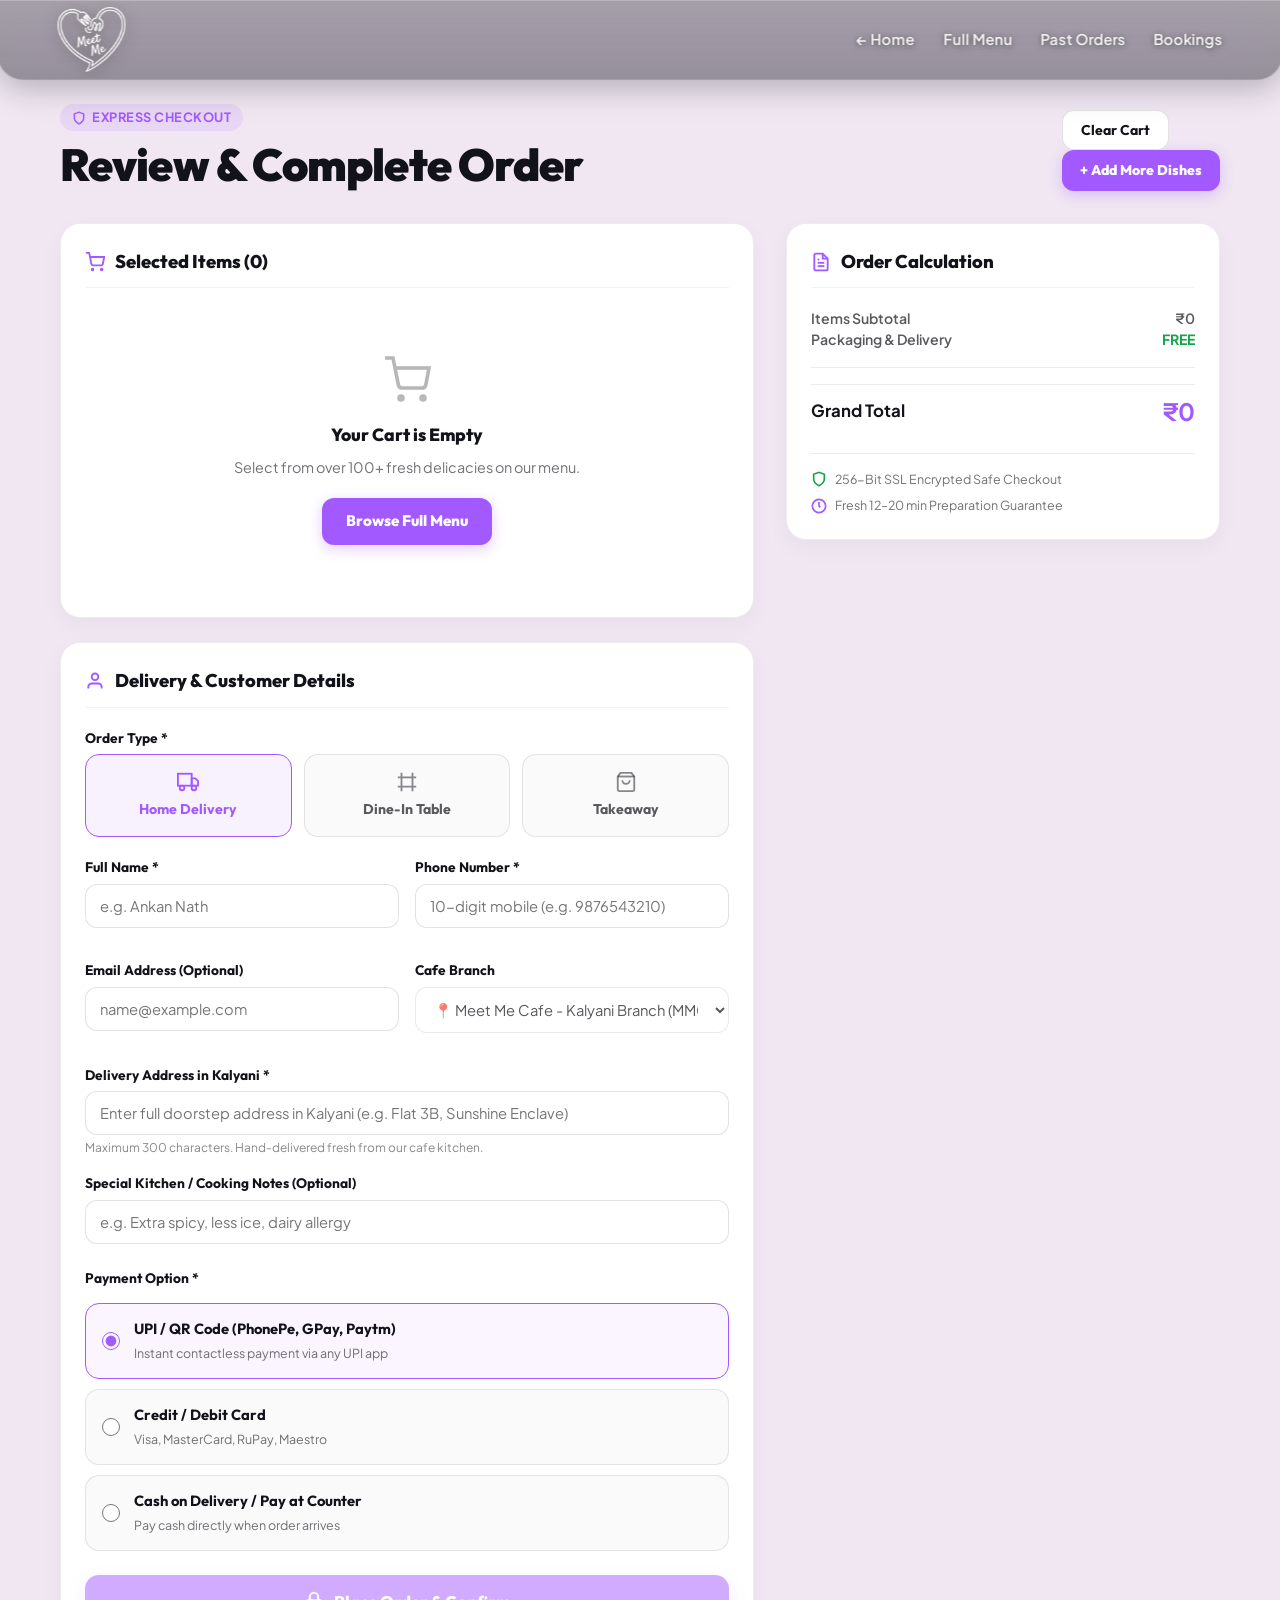
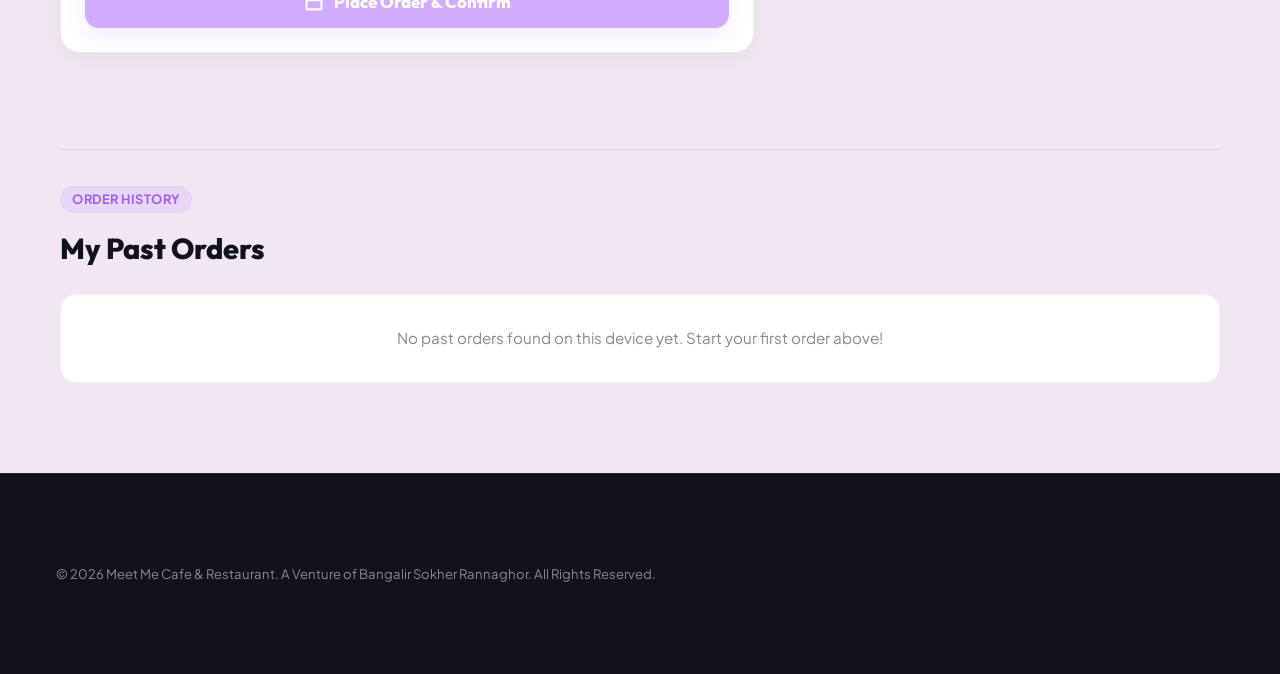
<file: checkout.html>
<!DOCTYPE html>
<html lang="en">
<head>
    <meta charset="UTF-8">
    <meta name="viewport" content="width=device-width, initial-scale=1.0, viewport-fit=cover">
    <title>Checkout & Order | Meet Me Cafe & Restaurant • Kalyani</title>
    <meta name="description" content="Review your cart and complete your order with Meet Me Cafe & Restaurant in Kalyani. Home delivery, dine-in table ordering, and takeaway.">
    <link rel="stylesheet" href="style.css">
    <style>
        /* Dedicated Checkout Page Specific Styles */
        .checkout-page-main {
            padding-top: calc(var(--nav-height) + 24px);
            padding-bottom: 90px;
            min-height: 100vh;
        }

        .checkout-container {
            width: 100%;
            max-width: 1200px;
            margin: 0 auto;
            padding: 0 20px;
        }

        .checkout-header-bar {
            display: flex;
            justify-content: space-between;
            align-items: flex-end;
            flex-wrap: wrap;
            gap: 16px;
            margin-bottom: 32px;
        }

        .checkout-header-badge {
            display: inline-flex;
            align-items: center;
            gap: 6px;
            padding: 4px 12px;
            background: rgba(162, 89, 255, 0.12);
            color: var(--color-accent-electric-lavender, #A259FF);
            border-radius: 9999px;
            font-size: 0.8rem;
            font-weight: 700;
            text-transform: uppercase;
            letter-spacing: 0.04em;
            margin-bottom: 8px;
        }

        .checkout-page-title {
            font-family: var(--font-primary);
            font-size: clamp(2rem, 3.8vw, 2.8rem);
            font-weight: 900;
            color: var(--color-text-midnight-black, #12131A);
            letter-spacing: -0.02em;
            line-height: 1.15;
            margin: 0;
        }

        .checkout-page-grid {
            display: grid;
            grid-template-columns: 1.6fr 1fr;
            gap: 32px;
            align-items: flex-start;
        }

        .checkout-card-box {
            background: #FFFFFF;
            border-radius: 20px;
            border: 1.5px solid rgba(18, 19, 26, 0.08);
            box-shadow: 0 8px 24px rgba(18, 19, 26, 0.04);
            padding: 24px;
            margin-bottom: 24px;
        }

        .checkout-card-title {
            display: flex;
            align-items: center;
            gap: 10px;
            font-family: var(--font-primary);
            font-size: 1.15rem;
            font-weight: 800;
            color: var(--color-text-midnight-black, #12131A);
            margin: 0 0 20px 0;
            padding-bottom: 12px;
            border-bottom: 1.5px solid rgba(18, 19, 26, 0.06);
        }

        .checkout-card-title svg {
            color: var(--color-accent-electric-lavender, #A259FF);
        }

        /* Cart Items in Checkout */
        .page-cart-list {
            display: flex;
            flex-direction: column;
            gap: 14px;
        }

        .page-cart-item {
            display: flex;
            justify-content: space-between;
            align-items: center;
            padding-bottom: 14px;
            border-bottom: 1px dashed rgba(18, 19, 26, 0.1);
        }

        .page-cart-item:last-child {
            border-bottom: none;
            padding-bottom: 0;
        }

        .page-cart-item-info {
            display: flex;
            align-items: center;
            gap: 14px;
        }

        .page-cart-item-img {
            width: 52px;
            height: 52px;
            border-radius: 12px;
            object-fit: cover;
            border: 1px solid rgba(18, 19, 26, 0.08);
        }

        .page-cart-item-title {
            font-family: var(--font-primary);
            font-weight: 800;
            font-size: 0.95rem;
            color: var(--color-text-midnight-black, #12131A);
            margin: 0 0 4px 0;
        }

        .page-cart-item-price {
            font-size: 0.85rem;
            color: rgba(18, 19, 26, 0.6);
            font-weight: 600;
        }

        .page-cart-item-actions {
            display: flex;
            align-items: center;
            gap: 16px;
        }

        /* Order Type Radio Selector */
        .order-type-selector {
            display: grid;
            grid-template-columns: repeat(3, 1fr);
            gap: 12px;
            margin-bottom: 20px;
        }

        .order-type-card {
            display: flex;
            flex-direction: column;
            align-items: center;
            justify-content: center;
            text-align: center;
            padding: 16px 12px;
            border-radius: 14px;
            border: 1.5px solid rgba(18, 19, 26, 0.1);
            background: #FAFAFB;
            cursor: pointer;
            transition: all 0.2s ease;
            user-select: none;
        }

        .order-type-card input {
            display: none;
        }

        .order-type-card svg {
            color: rgba(18, 19, 26, 0.5);
            margin-bottom: 6px;
            transition: color 0.2s ease;
        }

        .order-type-card span {
            font-family: var(--font-primary);
            font-size: 0.88rem;
            font-weight: 700;
            color: rgba(18, 19, 26, 0.7);
        }

        .order-type-card.active,
        .order-type-card:has(input:checked) {
            border-color: var(--color-accent-electric-lavender, #A259FF);
            background: rgba(162, 89, 255, 0.08);
        }

        .order-type-card.active svg,
        .order-type-card:has(input:checked) svg {
            color: var(--color-accent-electric-lavender, #A259FF);
        }

        .order-type-card.active span,
        .order-type-card:has(input:checked) span {
            color: var(--color-accent-electric-lavender, #A259FF);
        }

        /* Form Controls */
        .form-row-2 {
            display: grid;
            grid-template-columns: 1fr 1fr;
            gap: 16px;
            margin-bottom: 16px;
        }

        .form-group {
            margin-bottom: 16px;
        }

        .form-label {
            display: block;
            font-family: var(--font-primary);
            font-size: 0.86rem;
            font-weight: 700;
            color: var(--color-text-midnight-black, #12131A);
            margin-bottom: 6px;
        }

        .form-input, .form-select {
            width: 100%;
            padding: 12px 14px;
            border-radius: 12px;
            border: 1.5px solid rgba(18, 19, 26, 0.12);
            background: #FFFFFF;
            font-family: var(--font-secondary);
            font-size: 0.92rem;
            color: var(--color-text-midnight-black, #12131A);
            outline: none;
            transition: border-color 0.2s ease, box-shadow 0.2s ease;
        }

        .form-input:focus, .form-select:focus {
            border-color: var(--color-accent-electric-lavender, #A259FF);
            box-shadow: 0 0 0 3px rgba(162, 89, 255, 0.15);
        }

        /* Payment Methods */
        .payment-options-grid {
            display: flex;
            flex-direction: column;
            gap: 10px;
            margin-top: 14px;
        }

        .payment-method-card {
            display: flex;
            align-items: center;
            gap: 14px;
            padding: 14px 16px;
            border-radius: 14px;
            border: 1.5px solid rgba(18, 19, 26, 0.1);
            background: #FAFAFB;
            cursor: pointer;
            transition: all 0.2s ease;
        }

        .payment-method-card input {
            accent-color: var(--color-accent-electric-lavender, #A259FF);
            width: 18px;
            height: 18px;
        }

        .payment-method-card:has(input:checked) {
            border-color: var(--color-accent-electric-lavender, #A259FF);
            background: rgba(162, 89, 255, 0.06);
        }

        .payment-method-info strong {
            display: block;
            font-family: var(--font-primary);
            font-size: 0.92rem;
            font-weight: 700;
            color: var(--color-text-midnight-black, #12131A);
        }

        .payment-method-info span {
            font-size: 0.78rem;
            color: rgba(18, 19, 26, 0.6);
        }

        /* Right Summary Column */
        .checkout-summary-box {
            background: #FFFFFF;
            border-radius: 20px;
            border: 1.5px solid rgba(18, 19, 26, 0.08);
            box-shadow: 0 8px 24px rgba(18, 19, 26, 0.04);
            padding: 24px;
            position: sticky;
            top: calc(var(--nav-height) + 20px);
        }

        /* Place Order Button */
        .place-order-submit-btn {
            width: 100%;
            padding: 16px;
            background: var(--color-accent-electric-lavender, #A259FF);
            color: #FFFFFF;
            border: none;
            border-radius: 14px;
            font-family: var(--font-primary);
            font-size: 1.05rem;
            font-weight: 800;
            cursor: pointer;
            display: flex;
            align-items: center;
            justify-content: center;
            gap: 10px;
            transition: transform 0.2s cubic-bezier(0.16, 1, 0.3, 1), box-shadow 0.2s ease;
            box-shadow: 0 8px 20px rgba(162, 89, 255, 0.25);
            margin-top: 24px;
        }

        .place-order-submit-btn:hover {
            transform: translateY(-2px);
            box-shadow: 0 12px 28px rgba(162, 89, 255, 0.35);
        }

        .place-order-submit-btn:active {
            transform: scale(0.98);
        }

        /* Digital Receipt Card */
        .receipt-container {
            max-width: 680px;
            margin: 0 auto;
            background: #FFFFFF;
            border-radius: 24px;
            border: 1.5px solid rgba(18, 19, 26, 0.08);
            box-shadow: 0 14px 40px rgba(18, 19, 26, 0.06);
            padding: 40px 32px;
            text-align: center;
        }

        .receipt-success-badge {
            width: 64px;
            height: 64px;
            border-radius: 50%;
            background: rgba(22, 163, 74, 0.12);
            color: #16a34a;
            display: flex;
            align-items: center;
            justify-content: center;
            margin: 0 auto 16px;
        }

        .order-tracker-bar {
            display: flex;
            justify-content: space-between;
            position: relative;
            margin: 32px 0;
        }

        .order-tracker-bar::before {
            content: '';
            position: absolute;
            top: 14px;
            left: 10%;
            right: 10%;
            height: 3px;
            background: rgba(18, 19, 26, 0.1);
            z-index: 1;
        }

        .tracker-step {
            position: relative;
            z-index: 2;
            display: flex;
            flex-direction: column;
            align-items: center;
            gap: 8px;
            font-size: 0.78rem;
            font-weight: 700;
            color: rgba(18, 19, 26, 0.5);
        }

        .tracker-step.completed, .tracker-step.active {
            color: var(--color-text-midnight-black, #12131A);
        }

        .tracker-step-dot {
            width: 28px;
            height: 28px;
            border-radius: 50%;
            background: #FFFFFF;
            border: 3px solid rgba(18, 19, 26, 0.2);
            display: flex;
            align-items: center;
            justify-content: center;
        }

        .tracker-step.completed .tracker-step-dot {
            background: #16a34a;
            border-color: #16a34a;
            color: #FFFFFF;
        }

        .tracker-step.active .tracker-step-dot {
            background: var(--color-accent-electric-lavender, #A259FF);
            border-color: var(--color-accent-electric-lavender, #A259FF);
            color: #FFFFFF;
        }

        .whatsapp-order-btn {
            display: inline-flex;
            align-items: center;
            justify-content: center;
            gap: 10px;
            padding: 14px 24px;
            background: #25D366;
            color: #FFFFFF;
            border-radius: 12px;
            font-family: var(--font-primary);
            font-size: 0.95rem;
            font-weight: 800;
            text-decoration: none;
            transition: transform 0.2s ease;
            box-shadow: 0 6px 18px rgba(37, 211, 102, 0.3);
        }

        .whatsapp-order-btn:hover {
            transform: translateY(-2px);
        }

        .hidden { display: none !important; }

        .checkout-error-alert {
            background: rgba(220, 38, 38, 0.08);
            border: 1.5px solid #dc2626;
            color: #b91c1c;
            padding: 12px 16px;
            border-radius: 12px;
            font-size: 0.88rem;
            font-weight: 700;
            margin-top: 16px;
            display: flex;
            align-items: center;
            gap: 10px;
        }

        .submit-spinner {
            display: inline-block;
            width: 18px;
            height: 18px;
            border: 2.5px solid rgba(255, 255, 255, 0.3);
            border-radius: 50%;
            border-top-color: #FFFFFF;
            animation: submitSpin 0.8s linear infinite;
        }

        @keyframes submitSpin {
            to { transform: rotate(360deg); }
        }

        .checkout-clear-btn {
            padding: 10px 18px;
            font-size: 0.88rem;
        }

        .checkout-add-btn {
            padding: 10px 18px;
            font-size: 0.88rem;
            text-decoration: none;
        }

        @media (max-width: 992px) {
            .checkout-page-grid {
                grid-template-columns: 1fr;
                gap: 20px;
            }
            .checkout-summary-box {
                position: static;
            }
        }

        @media (max-width: 768px) {
            .checkout-page-main {
                padding-top: calc(var(--nav-height) + 16px);
                padding-bottom: 60px;
            }
            .checkout-container {
                padding: 0 16px;
            }
            .checkout-header-bar {
                flex-direction: column;
                align-items: flex-start;
                gap: 14px;
                margin-bottom: 20px;
            }
            .checkout-header-actions {
                display: flex;
                width: 100%;
                gap: 10px;
            }
            .checkout-clear-btn,
            .checkout-add-btn {
                flex: 1;
                display: inline-flex;
                align-items: center;
                justify-content: center;
                text-align: center;
                padding: 10px 12px;
                font-size: 0.85rem;
            }
            .checkout-page-title {
                font-size: clamp(1.65rem, 6vw, 2.2rem);
            }
            .checkout-card-box {
                padding: 20px 16px;
                border-radius: 18px;
                margin-bottom: 18px;
            }
            .checkout-summary-box {
                padding: 20px 16px;
                border-radius: 18px;
            }
        }

        @media (max-width: 600px) {
            .checkout-page-main {
                overflow-x: hidden;
            }
            .checkout-container {
                padding: 0 12px;
                box-sizing: border-box;
                overflow-x: hidden;
            }
            .checkout-page-grid {
                width: 100%;
                min-width: 0;
            }
            .checkout-left-col,
            .checkout-right-col {
                width: 100%;
                min-width: 0;
            }
            .checkout-card-box {
                padding: 16px 12px;
                border-radius: 16px;
                margin-bottom: 14px;
                box-sizing: border-box;
                width: 100%;
                min-width: 0;
            }
            .checkout-summary-box {
                padding: 16px 12px;
                border-radius: 16px;
                box-sizing: border-box;
                width: 100%;
                min-width: 0;
            }
            .bill-breakdown-list {
                width: 100%;
            }
            .bill-row {
                display: flex;
                justify-content: space-between;
                align-items: center;
                width: 100%;
                font-size: 0.88rem;
                color: rgba(18, 19, 26, 0.75);
                font-weight: 600;
            }
            .bill-row.total-row {
                font-size: 1.05rem;
                color: var(--color-text-midnight-black, #12131A);
                font-weight: 800;
            }
            .checkout-card-title {
                font-size: 1.05rem;
                margin-bottom: 14px;
                padding-bottom: 10px;
            }

            /* Cart Items Mobile Responsive 2-Row Card Layout */
            .page-cart-item {
                display: flex;
                flex-direction: column;
                align-items: stretch;
                gap: 10px;
                padding-bottom: 12px;
                margin-bottom: 12px;
                border-bottom: 1px dashed rgba(18, 19, 26, 0.08);
            }
            .page-cart-item:last-child {
                border-bottom: none;
                margin-bottom: 0;
                padding-bottom: 0;
            }
            .page-cart-item-info {
                display: flex;
                align-items: center;
                gap: 12px;
                width: 100%;
                min-width: 0;
            }
            .page-cart-item-img {
                width: 48px;
                height: 48px;
                border-radius: 12px;
                flex-shrink: 0;
            }
            .page-cart-item-title {
                font-size: 0.95rem;
                font-weight: 700;
                line-height: 1.25;
                margin: 0 0 3px 0;
                white-space: normal;
                word-break: normal;
            }
            .page-cart-item-price {
                font-size: 0.8rem;
                color: rgba(18, 19, 26, 0.55);
            }
            .page-cart-item-actions {
                display: flex;
                align-items: center;
                justify-content: space-between;
                width: 100%;
                padding-left: 60px;
                box-sizing: border-box;
            }
            .qty-stepper {
                padding: 2px 4px;
                border-radius: 9999px;
            }
            .qty-btn {
                width: 26px;
                height: 26px;
                font-size: 0.9rem;
            }
            .qty-val {
                min-width: 22px;
                font-size: 0.85rem;
            }
            .cart-item-total-price {
                font-size: 0.95rem;
                font-weight: 800;
                min-width: 42px;
                text-align: right;
            }
            .cart-item-remove-btn {
                width: 28px;
                height: 28px;
                padding: 4px;
                color: rgba(18, 19, 26, 0.45);
            }

            .order-type-selector {
                grid-template-columns: repeat(3, 1fr);
                gap: 6px;
                width: 100%;
                box-sizing: border-box;
            }
            .order-type-card {
                padding: 10px 4px;
                border-radius: 10px;
                min-width: 0;
            }
            .order-type-card svg {
                width: 20px;
                height: 20px;
                margin-bottom: 4px;
            }
            .order-type-card span {
                font-size: 0.72rem;
                white-space: nowrap;
                overflow: hidden;
                text-overflow: ellipsis;
            }

            .form-row-2 {
                grid-template-columns: 1fr;
                gap: 0;
            }
            .receipt-container {
                padding: 24px 14px;
            }
        }
    </style>
</head>
<body class="checkout-body">
    <!-- Navigation Bar -->
    <nav id="nav">
        <div class="nav-container">
            <a href="index.html" class="nav-logo" aria-label="Meet Me Cafe Home">
                <img src="meet me .webp" alt="Meet Me" class="nav-logo-img">
            </a>
            
            <!-- Desktop Links & Actions (Visible on Desktop >= 769px) -->
            <div class="nav-desktop-links">
                <a href="index.html" class="nav-link">← Home</a>
                <a href="menu.html" class="nav-link">Full Menu</a>
                <a href="#past-orders" class="nav-link">Past Orders</a>
                <a href="index.html#bookings" id="nav-bookings-link" class="nav-link">Bookings</a>
            </div>

            <!-- Mobile Quick Actions (Visible on Mobile <= 768px) -->
            <div class="nav-mobile-actions">
                <button type="button" id="mobile-menu-btn" class="mobile-hamburger-btn" aria-label="Toggle Navigation Menu" aria-expanded="false" aria-controls="mobile-nav-drawer">
                    <span></span>
                    <span></span>
                    <span></span>
                </button>
            </div>
        </div>
    </nav>

    <!-- Mobile Navigation Drawer Overlay & Panel -->
    <div id="mobile-nav-backdrop" class="mobile-nav-backdrop" aria-hidden="true"></div>
    <aside id="mobile-nav-drawer" class="mobile-nav-drawer" aria-label="Mobile Navigation" aria-hidden="true">
        <div class="drawer-header">
            <a href="index.html" class="drawer-logo" aria-label="Meet Me Cafe Home">
                <img src="meet me .webp" alt="Meet Me" class="drawer-logo-img">
            </a>
            <button type="button" id="close-drawer-btn" class="drawer-close-btn" aria-label="Close navigation menu">
                <svg width="20" height="20" viewBox="0 0 24 24" fill="none" stroke="currentColor" stroke-width="2.5" stroke-linecap="round" stroke-linejoin="round">
                    <line x1="18" y1="6" x2="6" y2="18"></line>
                    <line x1="6" y1="6" x2="18" y2="18"></line>
                </svg>
            </button>
        </div>
        <nav class="drawer-nav">
            <a href="index.html" class="drawer-link">
                <span class="drawer-link-icon">🏠</span>
                <span>Home Page</span>
            </a>
            <a href="menu.html" class="drawer-link">
                <span class="drawer-link-icon">📖</span>
                <span>Full Menu Catalog</span>
            </a>
            <a href="#past-orders" class="drawer-link">
                <span class="drawer-link-icon">📦</span>
                <span>Past Orders</span>
            </a>
            <a href="index.html#bookings" id="drawer-bookings-link" class="drawer-link">
                <span class="drawer-link-icon">📅</span>
                <span>Table Bookings</span>
            </a>
            <a href="https://bangalirsokherrannaghor.in" target="_blank" rel="noopener noreferrer" class="drawer-link">
                <span class="drawer-link-icon">✨</span>
                <span>Fine Dining Experience</span>
            </a>
            <a href="index.html#page5" class="drawer-link">
                <span class="drawer-link-icon">📞</span>
                <span>Contact & Location</span>
            </a>
        </nav>

        <div class="drawer-footer">
            <span class="drawer-call-label">Customer Support:</span>
            <a href="tel:8350002031" class="drawer-call-btn">
                <svg width="15" height="15" viewBox="0 0 24 24" fill="none" stroke="currentColor" stroke-width="2.5"><path d="M22 16.92v3a2 2 0 0 1-2.18 2 19.79 19.79 0 0 1-8.63-3.07 19.5 19.5 0 0 1-6-6 19.79 19.79 0 0 1-3.07-8.67A2 2 0 0 1 4.11 2h3a2 2 0 0 1 2 1.72 12.84 12.84 0 0 0 .7 2.81 2 2 0 0 1-.45 2.11L8.09 9.91a16 16 0 0 0 6 6l1.27-1.27a2 2 0 0 1 2.11-.45 12.84 12.84 0 0 0 2.81.7A2 2 0 0 1 22 16.92z"></path></svg>
                <span>8350002031 / 9339211141</span>
            </a>
        </div>
    </aside>

    <main class="checkout-page-main">
        <div class="checkout-container">
            <!-- Header Bar -->
            <div class="checkout-header-bar">
                <div>
                    <span class="checkout-header-badge">
                        <svg width="14" height="14" viewBox="0 0 24 24" fill="none" stroke="currentColor" stroke-width="2.5"><path d="M12 22s8-4 8-10V5l-8-3-8 3v7c0 6 8 10 8 10z"></path></svg>
                        Express Checkout
                    </span>
                    <h1 class="checkout-page-title">Review & Complete Order</h1>
                </div>
                <div class="checkout-header-actions">
                    <button id="page-clear-cart-btn" class="drawer-btn-secondary checkout-clear-btn">
                        Clear Cart
                    </button>
                    <a href="menu.html" class="drawer-btn-primary checkout-add-btn">
                        + Add More Dishes
                    </a>
                </div>
            </div>

            <!-- Active Checkout Grid -->
            <div id="checkout-main-view" class="checkout-page-grid">
                <!-- Left Column -->
                <div class="checkout-left-col">
                    <!-- Cart Items Card -->
                    <div class="checkout-card-box">
                        <h3 class="checkout-card-title">
                            <svg width="20" height="20" viewBox="0 0 24 24" fill="none" stroke="currentColor" stroke-width="2.2"><circle cx="9" cy="21" r="1"></circle><circle cx="20" cy="21" r="1"></circle><path d="M1 1h4l2.68 13.39a2 2 0 0 0 2 1.61h9.72a2 2 0 0 0 2-1.61L23 6H6"></path></svg>
                            <span>Selected Items (<span id="cart-item-count">0</span>)</span>
                        </h3>
                        <div id="page-cart-items" class="page-cart-list">
                            <!-- Populated dynamically via JS -->
                        </div>
                    </div>

                    <!-- Customer & Dining Options Card -->
                    <div class="checkout-card-box">
                        <h3 class="checkout-card-title">
                            <svg width="20" height="20" viewBox="0 0 24 24" fill="none" stroke="currentColor" stroke-width="2.2"><path d="M20 21v-2a4 4 0 0 0-4-4H8a4 4 0 0 0-4 4v2"></path><circle cx="12" cy="7" r="4"></circle></svg>
                            <span>Delivery & Customer Details</span>
                        </h3>

                        <form id="page-checkout-form">
                            <div class="form-group">
                                <label class="form-label">Order Type *</label>
                                <div class="order-type-selector">
                                    <label class="order-type-card active">
                                        <input type="radio" name="p-order-type" value="Delivery" checked>
                                        <svg width="22" height="22" viewBox="0 0 24 24" fill="none" stroke="currentColor" stroke-width="2"><rect x="1" y="3" width="15" height="13"></rect><polygon points="16 8 20 8 23 11 23 16 16 16 16 8"></polygon><circle cx="5.5" cy="18.5" r="2.5"></circle><circle cx="18.5" cy="18.5" r="2.5"></circle></svg>
                                        <span>Home Delivery</span>
                                    </label>
                                    <label class="order-type-card">
                                        <input type="radio" name="p-order-type" value="Dine-In">
                                        <svg width="22" height="22" viewBox="0 0 24 24" fill="none" stroke="currentColor" stroke-width="2"><path d="M18 2v20M6 2v20M2 7h20M2 17h20"></path></svg>
                                        <span>Dine-In Table</span>
                                    </label>
                                    <label class="order-type-card">
                                        <input type="radio" name="p-order-type" value="Takeaway">
                                        <svg width="22" height="22" viewBox="0 0 24 24" fill="none" stroke="currentColor" stroke-width="2"><path d="M6 2L3 6v14a2 2 0 0 0 2 2h14a2 2 0 0 0 2-2V6l-3-4z"></path><line x1="3" y1="6" x2="21" y2="6"></line><path d="M16 10a4 4 0 0 1-8 0"></path></svg>
                                        <span>Takeaway</span>
                                    </label>
                                </div>
                            </div>

                            <div class="form-row-2">
                                <div class="form-group">
                                    <label class="form-label" for="p-name">Full Name *</label>
                                    <input type="text" id="p-name" required minlength="2" maxlength="100" placeholder="e.g. Ankan Nath" class="form-input">
                                </div>
                                <div class="form-group">
                                    <label class="form-label" for="p-phone">Phone Number *</label>
                                    <input type="tel" id="p-phone" required placeholder="10-digit mobile (e.g. 9876543210)" pattern="^\+?[0-9\s\-]{5,20}$" class="form-input">
                                </div>
                            </div>

                            <div class="form-row-2">
                                <div class="form-group">
                                    <label class="form-label" for="p-email">Email Address (Optional)</label>
                                    <input type="email" id="p-email" placeholder="name@example.com" class="form-input">
                                </div>
                                <div class="form-group">
                                    <label class="form-label" for="p-outlet-id">Cafe Branch</label>
                                    <select id="p-outlet-id" class="form-select" disabled>
                                        <option value="MM01" selected>📍 Meet Me Cafe - Kalyani Branch (MM01)</option>
                                    </select>
                                </div>
                            </div>

                            <!-- Conditional Field: Delivery Address -->
                            <div class="form-group" id="delivery-address-group">
                                <label class="form-label" id="p-delivery-address-label" for="p-delivery-address">Delivery Address in Kalyani *</label>
                                <input type="text" id="p-delivery-address" required placeholder="Enter full doorstep address in Kalyani (e.g. Flat 3B, Sunshine Enclave)" maxlength="300" class="form-input">
                                <span style="font-size: 0.75rem; color: rgba(18,19,26,0.5); margin-top: 4px; display: block;">Maximum 300 characters. Hand-delivered fresh from our cafe kitchen.</span>
                            </div>

                            <!-- Conditional Field: Table Number (Dine-In) -->
                            <div class="form-group hidden" id="table-number-group">
                                <label class="form-label" for="p-table-number">Table Number / Dining Area *</label>
                                <input type="text" id="p-table-number" placeholder="e.g. Table 04, T-02, Booth A" maxlength="50" class="form-input">
                                <span style="font-size: 0.75rem; color: rgba(18,19,26,0.5); margin-top: 4px; display: block;">Find your table number on the cafe table QR stand.</span>
                            </div>

                            <!-- Conditional Field: Takeaway Info -->
                            <div class="form-group hidden" id="takeaway-info-group">
                                <div style="background: rgba(162, 89, 255, 0.08); border: 1.5px dashed var(--color-accent-electric-lavender, #A259FF); border-radius: 14px; padding: 14px 18px; font-size: 0.88rem; color: var(--color-text-midnight-black, #12131A);">
                                    <strong style="display: flex; align-items: center; gap: 8px;">
                                        <svg width="18" height="18" viewBox="0 0 24 24" fill="none" stroke="currentColor" stroke-width="2.2"><path d="M6 2L3 6v14a2 2 0 0 0 2 2h14a2 2 0 0 0 2-2V6l-3-4z"></path><line x1="3" y1="6" x2="21" y2="6"></line><path d="M16 10a4 4 0 0 1-8 0"></path></svg>
                                        Express Counter Pickup — Meet Me Kalyani (MM01)
                                    </strong>
                                    <p style="margin: 6px 0 0; font-size: 0.82rem; color: rgba(18, 19, 26, 0.75); line-height: 1.4;">
                                        Your order will be prepared fresh and packed for quick counter pickup. Please present your digital order receipt at the cafe counter.
                                    </p>
                                </div>
                            </div>

                            <div class="form-group">
                                <label class="form-label" for="p-notes">Special Kitchen / Cooking Notes (Optional)</label>
                                <input type="text" id="p-notes" placeholder="e.g. Extra spicy, less ice, dairy allergy" class="form-input">
                            </div>

                            <div class="form-group" style="margin-top: 24px;">
                                <label class="form-label">Payment Option *</label>
                                <div class="payment-options-grid">
                                    <label class="payment-method-card">
                                        <input type="radio" name="p-payment-method" value="UPI / QR Code" checked>
                                        <div class="payment-method-info">
                                            <strong>UPI / QR Code (PhonePe, GPay, Paytm)</strong>
                                            <span>Instant contactless payment via any UPI app</span>
                                        </div>
                                    </label>
                                    <label class="payment-method-card">
                                        <input type="radio" name="p-payment-method" value="Credit / Debit Card">
                                        <div class="payment-method-info">
                                            <strong>Credit / Debit Card</strong>
                                            <span>Visa, MasterCard, RuPay, Maestro</span>
                                        </div>
                                    </label>
                                    <label class="payment-method-card">
                                        <input type="radio" name="p-payment-method" value="Cash on Delivery / Counter">
                                        <div class="payment-method-info">
                                            <strong>Cash on Delivery / Pay at Counter</strong>
                                            <span>Pay cash directly when order arrives</span>
                                        </div>
                                    </label>
                                </div>
                            </div>

                            <!-- Error Message Banner -->
                            <div id="checkout-error-alert" class="checkout-error-alert hidden" role="alert">
                                <svg width="20" height="20" viewBox="0 0 24 24" fill="none" stroke="currentColor" stroke-width="2.5"><circle cx="12" cy="12" r="10"></circle><line x1="12" y1="8" x2="12" y2="12"></line><line x1="12" y1="16" x2="12.01" y2="16"></line></svg>
                                <span id="checkout-error-text">Please review your order details.</span>
                            </div>

                            <button type="submit" id="page-place-order-btn" class="place-order-submit-btn">
                                <svg id="place-order-icon" width="20" height="20" viewBox="0 0 24 24" fill="none" stroke="currentColor" stroke-width="2.5"><rect x="3" y="11" width="18" height="11" rx="2" ry="2"></rect><path d="M7 11V7a5 5 0 0 1 10 0v4"></path></svg>
                                <span id="place-order-text">Place Order & Confirm</span>
                            </button>
                        </form>
                    </div>

                </div>

                <!-- Right Column: Order Summary -->
                <div class="checkout-right-col">
                    <div class="checkout-summary-box">
                        <h3 class="checkout-card-title">
                            <svg width="20" height="20" viewBox="0 0 24 24" fill="none" stroke="currentColor" stroke-width="2.2"><path d="M14 2H6a2 2 0 0 0-2 2v16a2 2 0 0 0 2 2h12a2 2 0 0 0 2-2V8z"></path><polyline points="14 2 14 8 20 8"></polyline><line x1="16" y1="13" x2="8" y2="13"></line><line x1="16" y1="17" x2="8" y2="17"></line><polyline points="10 9 9 9 8 9"></polyline></svg>
                            <span>Order Calculation</span>
                        </h3>

                        <!-- Bill Breakdown -->
                        <div class="bill-breakdown-list">
                            <div class="bill-row">
                                <span>Items Subtotal</span>
                                <span id="p-subtotal">₹0</span>
                            </div>
                            <div class="bill-row">
                                <span>Packaging & Delivery</span>
                                <span id="p-delivery" style="color: #16a34a; font-weight: 700;">FREE</span>
                            </div>
                            <hr style="border: none; border-top: 1.5px solid rgba(18, 19, 26, 0.08); margin: 16px 0;">
                            <div class="bill-row total-row">
                                <strong style="font-size: 1.05rem;">Grand Total</strong>
                                <strong id="p-final-total" style="color: var(--color-accent-electric-lavender, #A259FF); font-size: 1.5rem;">₹0</strong>
                            </div>
                        </div>

                        <!-- Trust Assurances -->
                        <div style="margin-top: 24px; padding-top: 16px; border-top: 1px solid rgba(18, 19, 26, 0.08); display: flex; flex-direction: column; gap: 8px; font-size: 0.78rem; color: rgba(18, 19, 26, 0.6);">
                            <div style="display: flex; align-items: center; gap: 8px;">
                                <svg width="16" height="16" viewBox="0 0 24 24" fill="none" stroke="#16a34a" stroke-width="2.5"><path d="M12 22s8-4 8-10V5l-8-3-8 3v7c0 6 8 10 8 10z"></path></svg>
                                <span>256-Bit SSL Encrypted Safe Checkout</span>
                            </div>
                            <div style="display: flex; align-items: center; gap: 8px;">
                                <svg width="16" height="16" viewBox="0 0 24 24" fill="none" stroke="var(--color-accent-electric-lavender, #A259FF)" stroke-width="2.5"><circle cx="12" cy="12" r="10"></circle><polyline points="12 6 12 12 14 14"></polyline></svg>
                                <span>Fresh 12–20 min Preparation Guarantee</span>
                            </div>
                        </div>
                    </div>
                </div>
            </div>

            <!-- Receipt & Order Confirmation View (Shown when order succeeds) -->
            <div id="checkout-receipt-view" class="receipt-container hidden">
                <div class="receipt-success-badge">
                    <svg width="36" height="36" viewBox="0 0 24 24" fill="none" stroke="currentColor" stroke-width="2.8"><polyline points="20 6 9 17 4 12"></polyline></svg>
                </div>
                <span class="checkout-header-badge" style="background: rgba(22, 163, 74, 0.12); color: #16a34a;">Order Confirmed</span>
                <h2 style="font-family: var(--font-primary); font-size: 2.2rem; font-weight: 900; margin: 10px 0 6px; color: var(--color-text-midnight-black, #12131A);">
                    Order Placed Successfully!
                </h2>
                <p style="color: rgba(18, 19, 26, 0.65); font-size: 0.95rem; margin: 0 auto; max-width: 520px;">
                    Thank you for ordering with Meet Me Cafe & Restaurant. Our chefs have received your request and started fresh preparation.
                </p>

                <!-- Order Status Tracker -->
                <div class="order-tracker-bar">
                    <div class="tracker-step completed">
                        <div class="tracker-step-dot">
                            <svg width="14" height="14" viewBox="0 0 24 24" fill="none" stroke="currentColor" stroke-width="3"><polyline points="20 6 9 17 4 12"></polyline></svg>
                        </div>
                        <span>Order Received</span>
                    </div>
                    <div class="tracker-step active">
                        <div class="tracker-step-dot">
                            <svg width="14" height="14" viewBox="0 0 24 24" fill="none" stroke="currentColor" stroke-width="2.5"><circle cx="12" cy="12" r="10"></circle><polyline points="12 6 12 12 14 14"></polyline></svg>
                        </div>
                        <span>Kitchen Prep</span>
                    </div>
                    <div class="tracker-step">
                        <div class="tracker-step-dot">
                            <svg width="14" height="14" viewBox="0 0 24 24" fill="none" stroke="currentColor" stroke-width="2.5"><rect x="1" y="3" width="15" height="13"></rect><polygon points="16 8 20 8 23 11 23 16 16 16 16 8"></polygon></svg>
                        </div>
                        <span>Served / Dispatched</span>
                    </div>
                </div>

                <!-- Digital Invoice Card -->
                <div id="p-receipt-content" style="text-align: left; margin: 24px 0;">
                    <!-- Populated dynamically via JS -->
                </div>

                <!-- Action Buttons -->
                <div style="display: flex; gap: 14px; justify-content: center; flex-wrap: wrap; margin-top: 28px;">
                    <a id="p-whatsapp-order-btn" href="#" target="_blank" rel="noopener noreferrer" class="whatsapp-order-btn">
                        <svg width="20" height="20" viewBox="0 0 24 24" fill="currentColor"><path d="M.057 24l1.687-6.163c-1.041-1.804-1.588-3.849-1.587-5.946.003-6.556 5.338-11.891 11.893-11.891 3.181.001 6.167 1.24 8.413 3.488 2.245 2.248 3.481 5.236 3.48 8.414-.003 6.557-5.338 11.892-11.893 11.892-1.99-.001-3.951-.5-5.688-1.448l-6.305 1.654zm6.597-3.807c1.676.995 3.276 1.591 5.392 1.592 5.448 0 9.886-4.434 9.889-9.885.002-5.462-4.415-9.89-9.881-9.892-5.452 0-9.887 4.434-9.889 9.884-.001 2.225.651 3.891 1.746 5.634l-.999 3.648 3.742-.981zm11.387-5.464c-.074-.124-.272-.198-.57-.347-.297-.149-1.758-.868-2.031-.967-.272-.099-.47-.149-.669.149-.198.297-.768.967-.941 1.165-.173.198-.347.223-.644.074-.297-.149-1.255-.462-2.39-1.475-.883-.788-1.48-1.761-1.653-2.059-.173-.297-.018-.458.13-.606.134-.133.297-.347.446-.521.151-.172.2-.296.3-.495.099-.198.05-.372-.025-.521-.075-.148-.669-1.611-.916-2.206-.242-.579-.487-.501-.669-.51l-.57-.01c-.198 0-.52.074-.792.372s-1.04 1.016-1.04 2.479 1.065 2.876 1.213 3.074c.149.198 2.095 3.2 5.076 4.487.709.306 1.263.489 1.694.626.712.226 1.36.194 1.872.118.571-.085 1.758-.719 2.006-1.413.248-.695.248-1.29.173-1.414z"/></svg>
                        <span>Send Order to WhatsApp</span>
                    </a>
                    <button id="p-print-receipt-btn" class="drawer-btn-secondary" style="padding: 14px 20px;" type="button">
                        <svg width="18" height="18" viewBox="0 0 24 24" fill="none" stroke="currentColor" stroke-width="2"><polyline points="6 9 6 2 18 2 18 9"></polyline><path d="M6 18H4a2 2 0 0 1-2-2v-5a2 2 0 0 1 2-2h16a2 2 0 0 1 2 2v5a2 2 0 0 1-2 2h-2"></path><rect x="6" y="14" width="12" height="8"></rect></svg>
                        <span>Print Invoice</span>
                    </button>
                    <a href="menu.html" class="drawer-btn-primary" style="padding: 14px 20px; text-decoration: none;">
                        <span>Order More Dishes</span>
                    </a>
                </div>
            </div>

            <!-- Past Orders Section -->
            <section id="past-orders" style="margin-top: 72px; padding-top: 36px; border-top: 1.5px solid rgba(18, 19, 26, 0.08);">
                <div style="margin-bottom: 24px;">
                    <span class="checkout-header-badge">Order History</span>
                    <h2 style="font-family: var(--font-primary); font-size: 1.8rem; font-weight: 800; color: var(--color-text-midnight-black, #12131A); margin: 6px 0 0;">
                        My Past Orders
                    </h2>
                </div>
                <div id="page-history-list" class="history-orders-list">
                    <!-- Populated dynamically via JS -->
                </div>
            </section>
        </div>
    </main>

    <!-- Footer -->
    <footer id="page5" class="site-footer">
        <div class="footer-container">
            <div class="footer-meta-bar">
                <div class="footer-copyright">
                    <p>&copy; 2026 Meet Me Cafe & Restaurant. A Venture of Bangalir Sokher Rannaghor. All Rights Reserved.</p>
                </div>
            </div>
        </div>
    </footer>

    <!-- Table & Event Reservation Modal Dialog -->
    <div id="reservation-modal" class="reservation-modal-backdrop" aria-hidden="true">
        <div class="reservation-modal-box" role="dialog" aria-modal="true" aria-labelledby="modal-booking-title">
            <button id="close-reservation-modal-btn" class="modal-close-btn" aria-label="Close modal">
                <svg width="20" height="20" viewBox="0 0 24 24" fill="none" stroke="currentColor" stroke-width="2.5"><line x1="18" y1="6" x2="6" y2="18"></line><line x1="6" y1="6" x2="18" y2="18"></line></svg>
            </button>

            <div class="reservation-modal-header">
                <span class="booking-badge-pill">Table & Event Booking</span>
                <h3 id="modal-booking-title" class="reservation-modal-title">Reserve Your Table at Meet Me</h3>
                <p class="reservation-modal-subtitle">Fresh artisanal recipes, vibrant ambiance, and memorable vibes in Kalyani.</p>
            </div>

            <form id="table-reservation-form" class="reservation-form">
                <div class="booking-form-group">
                    <label class="booking-form-label">Booking Category</label>
                    <div class="booking-category-toggle">
                        <label class="category-radio-card active">
                            <input type="radio" name="res_category" value="Table Booking" checked>
                            <span class="category-icon">🍽️</span>
                            <span class="category-name">Table Dining</span>
                        </label>
                        <label class="category-radio-card">
                            <input type="radio" name="res_category" value="Private Event">
                            <span class="category-icon">🎉</span>
                            <span class="category-name">Party / Event</span>
                        </label>
                    </div>
                </div>

                <div class="booking-form-row">
                    <div class="booking-form-group">
                        <label class="booking-form-label" for="res-name">Full Name *</label>
                        <input type="text" id="res-name" class="booking-form-input" required placeholder="e.g. Sourav Mukherjee">
                    </div>
                    <div class="booking-form-group">
                        <label class="booking-form-label" for="res-phone">Phone Number *</label>
                        <input type="tel" id="res-phone" class="booking-form-input" required placeholder="10-digit mobile number" pattern="[0-9]{10}">
                    </div>
                </div>

                <div class="booking-form-row">
                    <div class="booking-form-group">
                        <label class="booking-form-label" for="res-date">Reservation Date *</label>
                        <input type="date" id="res-date" class="booking-form-input" required>
                    </div>
                    <div class="booking-form-group">
                        <label class="booking-form-label" for="res-time">Time Slot *</label>
                        <select id="res-time" class="booking-form-select" required>
                            <option value="12:30 PM (Lunch)">12:30 PM (Lunch)</option>
                            <option value="02:00 PM (Lunch)">02:00 PM (Lunch)</option>
                            <option value="04:30 PM (Evening Snacks)">04:30 PM (Evening Snacks)</option>
                            <option value="07:00 PM (Dinner)" selected>07:00 PM (Dinner)</option>
                            <option value="08:30 PM (Dinner)">08:30 PM (Dinner)</option>
                            <option value="09:45 PM (Late Dinner)">09:45 PM (Late Dinner)</option>
                        </select>
                    </div>
                </div>

                <div class="booking-form-row">
                    <div class="booking-form-group">
                        <label class="booking-form-label" for="res-guests">Number of Guests *</label>
                        <select id="res-guests" class="booking-form-select" required>
                            <option value="2">2 Guests (Couple / Duo)</option>
                            <option value="4" selected>4 Guests (Friends / Family)</option>
                            <option value="6">6 Guests (Group Table)</option>
                            <option value="8">8 Guests (Large Group)</option>
                            <option value="10">10+ Guests (Party Feast)</option>
                            <option value="20">20+ Guests (Banquet / Hall)</option>
                        </select>
                    </div>
                    <div class="booking-form-group">
                        <label class="booking-form-label" for="res-area">Preferred Seating Area</label>
                        <select id="res-area" class="booking-form-select">
                            <option value="Main Cafe Hall" selected>Main Cafe Hall (Vibrant Vibe)</option>
                            <option value="Cozy Corner Booth">Cozy Corner Booth</option>
                            <option value="Window High Table">Window High Table</option>
                            <option value="Private Celebration Area">Private Celebration Area</option>
                        </select>
                    </div>
                </div>

                <div class="booking-form-group">
                    <label class="booking-form-label" for="res-notes">Special Requests / Occasion</label>
                    <input type="text" id="res-notes" class="booking-form-input" placeholder="e.g. Birthday setup, anniversary, dietary allergies">
                </div>

                <button type="submit" id="res-submit-btn" class="booking-submit-btn">
                    <span>Confirm Reservation</span>
                    <svg width="18" height="18" viewBox="0 0 24 24" fill="none" stroke="currentColor" stroke-width="2.5"><polyline points="9 18 15 12 9 6"></polyline></svg>
                </button>
            </form>
        </div>
    </div>

    <!-- Pure Vanilla JS File -->
    <script src="https://cdnjs.cloudflare.com/ajax/libs/gsap/3.12.5/gsap.min.js"></script>
    <script src="script.js"></script>
</body>
</html>
</file>
<file: style.css>
@import url('https://fonts.googleapis.com/css2?family=Outfit:wght@400;500;600;700;800;900&family=Plus+Jakarta+Sans:wght@400;500;600;700;800&display=swap');

:root {
  /* ==========================================================================
     Typography: Youthful Gen-Z Pop
     ========================================================================== */
  --font-primary: 'Outfit', sans-serif;
  --font-secondary: 'Plus Jakarta Sans', -apple-system, BlinkMacSystemFont, 'Segoe UI', Roboto, sans-serif;

  /* ==========================================================================
     Color Palette: Youthful Gen-Z Pop Theme
     ========================================================================== */
  /* Main site canvas, content containers, and menu sections */
  --color-bg-base: #F0E7F2;
  --color-bg-rgb: 240, 231, 242;

  /* All primary CTAs, interactive buttons, floating badges, and active tab states */
  --color-accent-electric-lavender: #A259FF;

  /* Main big hero text, large display headers, text inside colored/dark blocks */
  --color-text-hero-primary: #FFFFFF;

  /* All other site text: subheadings, menu titles, descriptions, prices, body copy */
  --color-text-midnight-black: #12131A;

  /* Sticker-style badges ('Hot Deal', 'New'), secondary accent borders, button hover highlights */
  --color-pop-matcha-neon: #C2EB12;

  /* ==========================================================================
     Semantic Tokens
     ========================================================================== */
  --bg-primary: var(--color-bg-base);
  --text-primary: var(--color-text-midnight-black);
  --text-inverse: var(--color-text-hero-primary);
  --accent-primary: var(--color-accent-electric-lavender);
  --accent-pop: var(--color-pop-matcha-neon);

  --font-heading: var(--font-primary);
  --font-body: var(--font-secondary);

  /* Nav Geometry: Dynamic & Consistent across All Viewports */
  --nav-height: 80px;
  --nav-radius: clamp(24px, 2vw, 32px);
  --nav-corner-overflow-ratio: 0.1; /* 10% of the corner radius overflows the screen edge */
  --nav-corner-overflow: calc(var(--nav-radius) * var(--nav-corner-overflow-ratio));
}

/* ==========================================================================
   CSS Reset & Base Rules (Mobile-First Optimization)
   ========================================================================== */
*,
*::before,
*::after {
  margin: 0;
  padding: 0;
  box-sizing: border-box;
  -webkit-tap-highlight-color: transparent;
}

html {
  font-size: 16px;
  overflow-x: clip;
}

body {
  width: 100%;
  min-height: 100vh;
  min-height: 100dvh;
  overflow-x: clip;
  background-color: var(--bg-primary);
  color: var(--text-primary);
  font-family: var(--font-body);
  line-height: 1.5;
  -webkit-font-smoothing: antialiased;
  -moz-osx-font-smoothing: grayscale;
  padding-left: env(safe-area-inset-left);
  padding-right: env(safe-area-inset-right);
}

/* Main Content Wrapper */
#main-content {
  width: 100%;
  display: flex;
  flex-direction: column;
}

/* ==========================================================================
   Navigation (Translucent Frosted Glass Styling Across Whole Project)
   ========================================================================== */
#nav {
  position: fixed;
  top: 0;
  left: 50%;
  transform: translateX(-50%);
  width: calc(100vw + (var(--nav-corner-overflow) * 2));
  height: var(--nav-height);
  z-index: 100;
  background-color: rgba(18, 19, 26, 0.42);
  backdrop-filter: blur(24px) saturate(180%);
  -webkit-backdrop-filter: blur(24px) saturate(180%);
  border: 1px solid rgba(255, 255, 255, 0.14);
  border-top: none;
  border-bottom-left-radius: var(--nav-radius);
  border-bottom-right-radius: var(--nav-radius);
  box-shadow: inset 0 1px 0 0 rgba(255, 255, 255, 0.22), 0 8px 32px rgba(0, 0, 0, 0.25);
  overflow: hidden;
  transition: background-color 0.35s ease, border-color 0.35s ease, box-shadow 0.35s ease;
}

/* Frosted glass light sheen overlay */
#nav::before {
  content: '';
  position: absolute;
  inset: 0;
  background: linear-gradient(
    180deg,
    rgba(255, 255, 255, 0.16) 0%,
    rgba(255, 255, 255, 0.02) 100%
  );
  pointer-events: none;
}

.nav-container {
  position: relative;
  z-index: 1;
  width: 100vw;
  max-width: 100%;
  height: 100%;
  margin: 0 auto;
  padding: 0 clamp(24px, 4.5vw, 64px);
  display: flex;
  align-items: center;
  justify-content: space-between;
}

.nav-logo {
  display: inline-flex;
  align-items: center;
  text-decoration: none;
  flex-shrink: 0;
  will-change: transform, opacity;
  transition: opacity 0.25s ease, transform 0.25s cubic-bezier(0.34, 1.56, 0.64, 1);
}

.nav-logo:hover {
  opacity: 0.95;
  transform: translateY(-1px);
}

.nav-logo-img {
  height: clamp(60px, 7.2vh, 68px);
  width: auto;
  max-width: 156px;
  object-fit: contain;
  display: block;
  /* Invert black line-art logo to crisp white with soft drop shadow on dark frosted glass */
  filter: brightness(0) invert(1) drop-shadow(0 2px 8px rgba(0, 0, 0, 0.45));
  transition: transform 0.3s cubic-bezier(0.34, 1.56, 0.64, 1), filter 0.3s ease;
}

.nav-logo:hover .nav-logo-img {
  transform: scale(1.06);
  filter: brightness(0) invert(1) drop-shadow(0 4px 14px rgba(162, 89, 255, 0.6));
}

.nav-links {
  display: flex;
  align-items: center;
  gap: clamp(20px, 2.2vw, 40px);
}

.nav-desktop-links {
  display: flex;
  align-items: center;
  gap: clamp(20px, 2.2vw, 40px);
}

.nav-mobile-actions {
  display: none;
  align-items: center;
  gap: 10px;
}

.nav-link {
  font-family: var(--font-secondary);
  font-size: 0.92rem;
  font-weight: 600;
  color: rgba(255, 255, 255, 0.9);
  text-decoration: none;
  white-space: nowrap;
  transition: color 0.2s ease, opacity 0.2s ease, text-shadow 0.2s ease;
  text-shadow: 0 1px 6px rgba(0, 0, 0, 0.5);
}

.nav-link:hover,
.nav-link.active {
  opacity: 1;
  color: var(--color-pop-matcha-neon);
}

/* Consistent dark frosted glass with elevated shadow when scrolling */
#nav.scrolled {
  background-color: rgba(18, 19, 26, 0.55);
  backdrop-filter: blur(24px) saturate(180%);
  -webkit-backdrop-filter: blur(24px) saturate(180%);
  border-color: rgba(255, 255, 255, 0.16);
  box-shadow: inset 0 1px 0 0 rgba(255, 255, 255, 0.2), 0 10px 36px rgba(0, 0, 0, 0.35);
}

/* ==========================================================================
   Hero Section with Scroll-Triggered Fast Video & Animations
   ========================================================================== */
.hero-scroll-track {
  position: relative;
  width: 100%;
  min-height: 100vh;
  min-height: 100dvh;
}

#page1.hero-section {
  position: relative;
  top: 0;
  left: 0;
  width: 100%;
  height: 100vh;
  height: 100dvh;
  min-height: 600px;
  display: flex;
  flex-direction: column;
  align-items: flex-start;
  justify-content: flex-end;
  overflow: hidden;
  padding: calc(var(--nav-height) + 16px) clamp(24px, 4.5vw, 64px) clamp(40px, 6.5vh, 64px);
  text-align: left;
  z-index: 10;
}

.hero-video-wrapper {
  position: absolute;
  inset: 0;
  width: 100%;
  height: 100%;
  overflow: hidden;
  z-index: 1;
  background-color: var(--color-text-midnight-black);
}

.hero-bg-video {
  position: absolute;
  top: 50%;
  left: 50%;
  transform: translate(-50%, -50%);
  min-width: 100%;
  min-height: 100%;
  width: 100%;
  height: 100%;
  object-fit: cover;
  object-position: center;
  filter: contrast(106%) saturate(118%) brightness(112%);
  pointer-events: none;
}

/* Halftone Micro-Texture Mask (Subtle anti-banding texture without darkening the video) */
.hero-halftone-overlay {
  position: absolute;
  inset: 0;
  width: 100%;
  height: 100%;
  pointer-events: none;
  z-index: 2;
  opacity: 0.25;
  background-image: 
    radial-gradient(circle at 1.25px 1.25px, rgba(18, 19, 26, 0.5) 1.1px, transparent 1.15px),
    radial-gradient(circle at 3.75px 3.75px, rgba(18, 19, 26, 0.5) 1.1px, transparent 1.15px);
  background-size: 5px 5px;
  background-repeat: repeat;
  backdrop-filter: contrast(105%) brightness(102%);
  -webkit-backdrop-filter: contrast(105%) brightness(102%);
}

/* Soft Cinematic Gradient & Vignette Overlay (Clear, bright video presentation) */
.hero-gradient-overlay {
  position: absolute;
  inset: 0;
  width: 100%;
  height: 100%;
  pointer-events: none;
  z-index: 3;
  background: 
    linear-gradient(
      90deg,
      rgba(18, 19, 26, 0.45) 0%,
      rgba(18, 19, 26, 0.15) 42%,
      transparent 75%
    ),
    radial-gradient(ellipse at 50% 50%, transparent 50%, rgba(18, 19, 26, 0.22) 100%),
    linear-gradient(
      180deg,
      rgba(18, 19, 26, 0.38) 0%,
      transparent 25%,
      transparent 70%,
      rgba(18, 19, 26, 0.45) 100%
    );
}

.hero-content {
  position: relative;
  z-index: 10;
  width: 100%;
  max-width: 860px;
  margin: 0 0 5vh 0;
  display: flex;
  flex-direction: column;
  align-items: flex-start;
  justify-content: center;
  text-align: left;
}

.hero-badge {
  display: inline-flex;
  align-items: center;
  align-self: flex-start;
  gap: 10px;
  padding: 8px 18px;
  border-radius: 9999px;
  background: rgba(255, 255, 255, 0.12);
  border: 1px solid rgba(255, 255, 255, 0.22);
  backdrop-filter: blur(16px);
  -webkit-backdrop-filter: blur(16px);
  box-shadow: 0 4px 20px rgba(0, 0, 0, 0.25);
  margin-bottom: 22px;
}

.hero-badge-dot {
  width: 9px;
  height: 9px;
  border-radius: 50%;
  background-color: var(--color-pop-matcha-neon);
  box-shadow: 0 0 10px var(--color-pop-matcha-neon);
  animation: badgePulse 2s cubic-bezier(0.4, 0, 0.6, 1) infinite;
}

@keyframes badgePulse {
  0%, 100% {
    opacity: 1;
    transform: scale(1);
  }
  50% {
    opacity: 0.4;
    transform: scale(0.85);
  }
}

.hero-badge-text {
  font-family: var(--font-secondary);
  font-size: clamp(0.75rem, 1.1vw, 0.85rem);
  font-weight: 700;
  letter-spacing: 0.6px;
  text-transform: uppercase;
  color: #FFFFFF;
}

.hero-title {
  font-family: var(--font-primary);
  font-size: clamp(2.2rem, 5.6vw, 4.2rem);
  font-weight: 900;
  line-height: 1.08;
  letter-spacing: -1.2px;
  color: #FFFFFF;
  text-shadow: 0 4px 28px rgba(0, 0, 0, 0.5);
  margin-bottom: 24px;
  text-align: left;
  transform-origin: left center;
  will-change: transform, opacity;
  backface-visibility: hidden;
}

.hero-title-highlight {
  background: linear-gradient(135deg, #FFFFFF 20%, #C2EB12 100%);
  -webkit-background-clip: text;
  background-clip: text;
  -webkit-text-fill-color: transparent;
  display: inline-block;
  filter: drop-shadow(0 2px 14px rgba(194, 235, 18, 0.35));
}

.hero-subtitle {
  font-family: var(--font-secondary);
  font-size: clamp(0.95rem, 1.3vw, 1.18rem);
  font-weight: 500;
  line-height: 1.55;
  color: rgba(255, 255, 255, 0.9);
  max-width: 620px;
  margin-bottom: 34px;
  text-shadow: 0 2px 12px rgba(0, 0, 0, 0.45);
  text-align: left;
}

.hero-cta-group {
  display: flex;
  align-items: center;
  justify-content: flex-start;
  gap: 16px;
  flex-wrap: wrap;
  width: 100%;
  transform-origin: left center;
  will-change: transform, opacity;
  backface-visibility: hidden;
}

.hero-btn-primary {
  display: inline-flex;
  align-items: center;
  justify-content: center;
  gap: 10px;
  height: 52px;
  padding: 0 28px;
  border-radius: 9999px;
  background-color: var(--color-accent-electric-lavender);
  color: #FFFFFF;
  font-family: var(--font-primary);
  font-size: 1rem;
  font-weight: 700;
  text-decoration: none;
  box-shadow: 0 6px 24px rgba(162, 89, 255, 0.45), inset 0 1px 0 rgba(255, 255, 255, 0.3);
  transition: all 0.25s cubic-bezier(0.16, 1, 0.3, 1);
}

.hero-btn-primary:hover {
  background-color: #9040ff;
  transform: translateY(-2px) scale(1.02);
  box-shadow: 0 10px 30px rgba(162, 89, 255, 0.6), inset 0 1px 0 rgba(255, 255, 255, 0.4);
}

.hero-btn-secondary {
  display: inline-flex;
  align-items: center;
  justify-content: center;
  gap: 10px;
  height: 52px;
  padding: 0 26px;
  border-radius: 9999px;
  background: rgba(255, 255, 255, 0.14);
  border: 1.5px solid rgba(255, 255, 255, 0.35);
  backdrop-filter: blur(12px);
  -webkit-backdrop-filter: blur(12px);
  color: #FFFFFF;
  font-family: var(--font-primary);
  font-size: 1rem;
  font-weight: 700;
  text-decoration: none;
  transition: all 0.25s cubic-bezier(0.16, 1, 0.3, 1);
}

.hero-btn-secondary:hover {
  background: rgba(255, 255, 255, 0.25);
  border-color: rgba(255, 255, 255, 0.7);
  transform: translateY(-2px);
}

/* Scroll indicator */
.hero-scroll-indicator {
  position: absolute;
  bottom: 24px;
  left: 50%;
  transform: translateX(-50%);
  z-index: 10;
  display: flex;
  flex-direction: column;
  align-items: center;
  gap: 8px;
  text-decoration: none;
  opacity: 0.85;
  transition: opacity 0.2s ease, transform 0.2s ease;
}

.hero-scroll-indicator:hover {
  opacity: 1;
  transform: translateX(-50%) translateY(-2px);
}

.scroll-indicator-mouse {
  width: 24px;
  height: 38px;
  border-radius: 14px;
  border: 2px solid rgba(255, 255, 255, 0.6);
  background: rgba(18, 19, 26, 0.2);
  display: flex;
  justify-content: center;
  padding-top: 6px;
}

.scroll-indicator-dot {
  width: 4px;
  height: 7px;
  border-radius: 2px;
  background-color: var(--color-pop-matcha-neon);
  box-shadow: 0 0 6px var(--color-pop-matcha-neon);
  animation: scrollWheel 1.8s cubic-bezier(0.65, 0, 0.35, 1) infinite;
}

@keyframes scrollWheel {
  0% {
    opacity: 0;
    transform: translateY(0);
  }
  30% {
    opacity: 1;
  }
  100% {
    opacity: 0;
    transform: translateY(12px);
  }
}

.scroll-indicator-text {
  font-family: var(--font-secondary);
  font-size: 0.72rem;
  font-weight: 700;
  letter-spacing: 0.8px;
  text-transform: uppercase;
  color: rgba(255, 255, 255, 0.7);
}

/* ==========================================================================
   Page 2: Google Reviews Continuous Infinite Marquee Section
   ========================================================================== */
#page2.reviews-section {
  width: 100%;
  height: 50vh;
  height: 50dvh;
  min-height: 430px;
  position: relative;
  background: radial-gradient(ellipse at 50% 30%, #151722 0%, #0C0D12 100%);
  border-top: 1px solid rgba(255, 255, 255, 0.08);
  border-bottom: 1px solid rgba(255, 255, 255, 0.08);
  display: flex;
  flex-direction: column;
  justify-content: center;
  overflow: hidden;
  padding: 24px 0;
  box-sizing: border-box;
  z-index: 5;
}

#page2:empty {
  display: none;
  height: 0;
  min-height: 0;
}

.reviews-header-container {
  display: flex;
  flex-direction: column;
  align-items: center;
  justify-content: center;
  text-align: center;
  gap: 8px;
  padding: 0 20px;
  margin-bottom: 6px;
}

.reviews-badge {
  display: inline-flex;
  align-items: center;
  gap: 8px;
  padding: 5px 15px;
  border-radius: 9999px;
  background: rgba(255, 255, 255, 0.06);
  border: 1px solid rgba(255, 255, 255, 0.14);
  backdrop-filter: blur(12px);
  -webkit-backdrop-filter: blur(12px);
  font-family: var(--font-secondary);
  font-size: 0.8rem;
  font-weight: 700;
  color: #FFFFFF;
}

.reviews-badge-dot {
  width: 4px;
  height: 4px;
  border-radius: 50%;
  background: rgba(255, 255, 255, 0.4);
}

.reviews-stars-score {
  color: #FBBC04;
  font-weight: 800;
  letter-spacing: 0.5px;
}

.reviews-title {
  font-family: var(--font-primary);
  font-size: clamp(1.25rem, 2.2vw, 1.85rem);
  font-weight: 800;
  letter-spacing: -0.5px;
  color: #FFFFFF;
  margin: 0;
}

.reviews-marquee-container {
  position: relative;
  width: 100%;
  overflow: hidden;
  padding: 10px 0;
  mask-image: linear-gradient(90deg, transparent 0%, black 5%, black 95%, transparent 100%);
  -webkit-mask-image: linear-gradient(90deg, transparent 0%, black 5%, black 95%, transparent 100%);
}

.reviews-marquee-track {
  display: flex;
  align-items: stretch;
  gap: 22px;
  width: max-content;
  will-change: transform;
  cursor: grab;
}

.reviews-marquee-track:active {
  cursor: grabbing;
}

.review-card {
  flex-shrink: 0;
  width: clamp(290px, 24vw, 360px);
  height: 210px;
  background: rgba(255, 255, 255, 0.04);
  border: 1.5px solid rgba(255, 255, 255, 0.08);
  border-radius: 20px;
  backdrop-filter: blur(16px);
  -webkit-backdrop-filter: blur(16px);
  padding: 18px 20px;
  display: flex;
  flex-direction: column;
  justify-content: space-between;
  box-shadow: 0 10px 30px rgba(0, 0, 0, 0.28);
  transition: transform 0.25s cubic-bezier(0.16, 1, 0.3, 1), border-color 0.25s ease, box-shadow 0.25s ease, background 0.25s ease;
  user-select: none;
}

.review-card:hover {
  transform: translateY(-4px) scale(1.02);
  background: rgba(255, 255, 255, 0.07);
  border-color: rgba(194, 235, 18, 0.35);
  box-shadow: 0 16px 40px rgba(0, 0, 0, 0.4), 0 0 20px rgba(194, 235, 18, 0.15);
}

.review-card-header {
  display: flex;
  align-items: center;
  gap: 12px;
  position: relative;
}

.review-avatar {
  width: 44px;
  height: 44px;
  border-radius: 50%;
  object-fit: cover;
  border: 1.5px solid rgba(255, 255, 255, 0.2);
  box-shadow: 0 4px 12px rgba(0, 0, 0, 0.35);
  flex-shrink: 0;
}

.review-user-info {
  display: flex;
  flex-direction: column;
  gap: 2px;
  flex-grow: 1;
  overflow: hidden;
}

.review-user-name {
  font-family: var(--font-primary);
  font-size: 0.95rem;
  font-weight: 700;
  color: #FFFFFF;
  margin: 0;
  white-space: nowrap;
  overflow: hidden;
  text-overflow: ellipsis;
}

.review-meta {
  font-family: var(--font-secondary);
  font-size: 0.76rem;
  font-weight: 500;
  color: rgba(255, 255, 255, 0.55);
}

.review-google-icon {
  margin-left: auto;
  opacity: 0.85;
  display: flex;
  align-items: center;
}

.review-rating-row {
  display: flex;
  align-items: center;
  gap: 10px;
  margin-top: 4px;
}

.review-stars {
  display: flex;
  gap: 2px;
  color: #FBBC04;
  font-size: 0.95rem;
  line-height: 1;
  filter: drop-shadow(0 0 5px rgba(251, 188, 4, 0.45));
}

.review-date {
  font-family: var(--font-secondary);
  font-size: 0.76rem;
  color: rgba(255, 255, 255, 0.48);
}

.review-comment {
  font-family: var(--font-secondary);
  font-size: 0.88rem;
  line-height: 1.48;
  color: rgba(255, 255, 255, 0.88);
  margin: 6px 0 0 0;
  display: -webkit-box;
  -webkit-line-clamp: 3;
  -webkit-box-orient: vertical;
  overflow: hidden;
  text-overflow: ellipsis;
}

/* ==========================================================================
   Section 0: Visual Category Navigation (Desktop GSAP Marquee + Mobile Grid)
   ========================================================================== */
.section-0-container {
  width: 100%;
  margin-bottom: 24px;
}

/* Desktop Category Marquee */
.section-0-marquee-wrapper {
  display: block;
  width: 100%;
}

.section-0-marquee-container {
  position: relative;
  width: 100%;
  overflow: hidden;
  padding: 6px 0 10px;
  mask-image: linear-gradient(90deg, transparent 0%, black 3%, black 97%, transparent 100%);
  -webkit-mask-image: linear-gradient(90deg, transparent 0%, black 3%, black 97%, transparent 100%);
}

.section-0-marquee-track {
  display: flex;
  align-items: stretch;
  gap: 16px;
  width: max-content;
  will-change: transform;
  cursor: default;
  user-select: none;
  pointer-events: none;
}

/* Individual Category Card in Desktop Marquee (Non-Selectable Ambient Visual) */
.section-0-marquee-track .section-0-card {
  flex-shrink: 0;
  width: clamp(155px, 11.5vw, 190px);
  background: #FFFFFF;
  border: 1.5px solid rgba(18, 19, 26, 0.08);
  border-radius: 18px;
  padding: 12px;
  display: flex;
  flex-direction: column;
  gap: 10px;
  box-shadow: 0 4px 16px rgba(18, 19, 26, 0.04);
  cursor: default;
  user-select: none;
  -webkit-user-select: none;
  pointer-events: none;
}

.section-0-placeholder-img {
  width: 100%;
  aspect-ratio: 16 / 11;
  border-radius: 12px;
  overflow: hidden;
  background: rgba(18, 19, 26, 0.04);
  border: 1px solid rgba(18, 19, 26, 0.09);
  display: flex;
  align-items: center;
  justify-content: center;
  position: relative;
  transition: border-color 0.25s ease, box-shadow 0.25s ease;
}

.section-0-food-img {
  width: 100%;
  height: 100%;
  object-fit: cover;
  display: block;
  border-radius: 11px;
  transform: translateZ(0);
  transition: transform 0.4s cubic-bezier(0.16, 1, 0.3, 1);
}

.section-0-card:hover .section-0-placeholder-img {
  border-color: rgba(18, 19, 26, 0.22);
}

.section-0-card:hover .section-0-food-img {
  transform: scale(1.08);
}

.section-0-card-title {
  font-family: var(--font-primary);
  font-size: 0.82rem;
  font-weight: 800;
  letter-spacing: 0.3px;
  text-transform: uppercase;
  color: #12131A;
  text-align: center;
  margin: 0;
  white-space: nowrap;
  overflow: hidden;
  text-overflow: ellipsis;
  line-height: 1.25;
  width: 100%;
}

/* View All Card special accent */
.section-0-card.view-all-card .view-all-img {
  background: linear-gradient(135deg, rgba(194, 235, 18, 0.18) 0%, rgba(194, 235, 18, 0.36) 100%);
  border: 1.5px dashed rgba(18, 19, 26, 0.22);
  color: #12131A;
}

.section-0-card.view-all-card:hover .view-all-img {
  background: var(--accent-pop, #C2EB12);
  border-color: #12131A;
  color: #12131A;
}

.section-0-card.view-all-card .view-all-title {
  color: #12131A;
  font-weight: 800;
}

/* Mobile grid is hidden by default on desktop */
.section-0-grid {
  display: none;
}

/* ==========================================================================
   Page 3: McDonald's Style Menu Section (Gen-Z Pop Theme)
   ========================================================================== */
#page3.menu-section {
  width: 100%;
  min-height: 100vh;
  min-height: 100dvh;
  padding-top: 24px;
  padding-bottom: 60px;
}

.menu-container {
  width: 100%;
  max-width: 100%;
  margin: 0 auto;
  padding: 0 clamp(24px, 4.5vw, 64px);
}

/* Sticky Category Filter Tabs Bar (Like McDonald's App / Web) */
.menu-categories-nav {
  position: sticky;
  top: var(--nav-height);
  z-index: 40;
  display: flex;
  align-items: center;
  gap: 14px;
  overflow-x: auto;
  overscroll-behavior-x: contain;
  scroll-snap-type: x mandatory;
  -webkit-overflow-scrolling: touch;
  scrollbar-width: none; /* Firefox */
  padding: 16px 0;
  margin-bottom: 36px;
  background-color: rgba(var(--color-bg-rgb), 0.9);
  backdrop-filter: blur(16px);
  -webkit-backdrop-filter: blur(16px);
  border-bottom: 1px solid rgba(18, 19, 26, 0.08);
}

.menu-categories-nav::-webkit-scrollbar {
  display: none; /* Chrome, Safari, Edge */
}

.category-pill {
  flex-shrink: 0;
  scroll-snap-align: start;
  width: auto;
  min-width: fit-content;
  height: 42px;
  padding: 0 20px;
  border-radius: 9999px;
  background-color: #FFFFFF;
  border: 1.5px solid rgba(18, 19, 26, 0.08);
  box-shadow: 0 2px 8px rgba(18, 19, 26, 0.03);
  cursor: pointer;
  outline: none;
  -webkit-appearance: none;
  appearance: none;
  transition: all 0.2s ease;
  display: inline-flex;
  align-items: center;
  justify-content: center;
  text-decoration: none;
  font-family: var(--font-secondary);
  font-size: 0.88rem;
  font-weight: 700;
  color: var(--text-primary);
  white-space: nowrap;
}

.category-pill:hover {
  border-color: var(--accent-primary);
  color: var(--accent-primary);
  transform: translateY(-1px);
}

.category-pill.active {
  background-color: var(--accent-primary);
  border-color: var(--accent-primary);
  color: #FFFFFF;
  box-shadow: 0 4px 14px rgba(162, 89, 255, 0.35);
}

/* Sections Wrapper */
.menu-sections-wrapper {
  display: flex;
  flex-direction: column;
  gap: 56px;
}

.menu-category-section {
  display: flex;
  flex-direction: column;
  gap: 20px;
}

/* Landing page in-place tabbed section replacement */
#page3 .menu-category-section {
  display: none;
}

#page3 .menu-category-section.active {
  display: flex;
  flex-direction: column;
  gap: 36px;
}

/* Category Title Header */
.category-header {
  display: flex;
  flex-direction: column;
  gap: 8px;
}

/* Category Diet Separation (Non-Veg / Veg within Category) */
.category-diet-block {
  display: flex;
  flex-direction: column;
  gap: 16px;
}

.diet-header {
  display: flex;
  align-items: center;
  gap: 12px;
  padding-bottom: 8px;
  border-bottom: 1.5px solid rgba(18, 19, 26, 0.08);
}

.diet-badge {
  font-family: var(--font-primary);
  font-size: 0.74rem;
  font-weight: 800;
  text-transform: uppercase;
  letter-spacing: 0.05em;
  padding: 4px 12px;
  border-radius: 9999px;
  display: inline-flex;
  align-items: center;
}

.diet-badge.non-veg-badge {
  background: rgba(162, 89, 255, 0.12);
  color: var(--accent-primary);
  border: 1px solid rgba(162, 89, 255, 0.28);
}

.diet-badge.veg-badge {
  background: rgba(194, 235, 18, 0.25);
  color: #3b4704;
  border: 1px solid rgba(194, 235, 18, 0.45);
}

.diet-title {
  font-family: var(--font-primary);
  font-size: clamp(1.15rem, 1.8vw, 1.4rem);
  font-weight: 800;
  color: var(--text-primary);
  margin: 0;
  letter-spacing: -0.01em;
}

/* Menu Grid (Desktop: Multi-column; Mobile: 2-Column or 1-Column) */
.menu-items-grid {
  display: grid;
  grid-template-columns: repeat(auto-fill, minmax(280px, 1fr));
  gap: 24px;
}

/* Menu Item Card */
.menu-item-card {
  display: flex;
  flex-direction: column;
  border-radius: 20px;
  background-color: #FFFFFF;
  border: 1.5px solid rgba(18, 19, 26, 0.06);
  box-shadow: 0 4px 16px rgba(18, 19, 26, 0.03);
  padding: 14px;
  gap: 14px;
  /* Removed 'transform' from CSS transition to prevent fighting GSAP frame-by-frame updates */
  transition: border-color 0.25s ease, box-shadow 0.25s ease;
  overflow: hidden;
  will-change: transform;
  transform: translateZ(0);
  backface-visibility: hidden;
  -webkit-backface-visibility: hidden;
}

.menu-item-card:hover {
  border-color: var(--accent-primary);
  box-shadow: 0 12px 28px rgba(162, 89, 255, 0.14);
}

/* 4:3 Menu Card Image Container */
.item-img-box {
  position: relative;
  width: 100%;
  aspect-ratio: 4 / 3;
  border-radius: 14px;
  overflow: hidden;
  background-color: rgba(18, 19, 26, 0.04);
  transform: translateZ(0);
  -webkit-mask-image: -webkit-radial-gradient(white, black);
  isolation: isolate;
}

.item-food-img {
  width: 100%;
  height: 100%;
  aspect-ratio: 4 / 3;
  object-fit: cover;
  display: block;
  transform: translateZ(0);
  backface-visibility: hidden;
  -webkit-backface-visibility: hidden;
  transition: transform 0.35s cubic-bezier(0.16, 1, 0.3, 1);
}

.menu-item-card:hover .item-food-img {
  transform: scale(1.06) translateZ(0);
}

/* Floating Portion / Special Tag */
.item-portion-tag {
  position: absolute;
  top: 10px;
  right: 10px;
  left: auto;
  width: auto;
  max-width: fit-content;
  white-space: nowrap;
  display: inline-flex;
  align-items: center;
  justify-content: center;
  background: rgba(18, 19, 26, 0.88);
  color: #FFFFFF;
  font-family: var(--font-primary);
  font-size: 0.75rem;
  font-weight: 700;
  padding: 4px 10px;
  border-radius: 9999px;
  border: 1px solid rgba(255, 255, 255, 0.15);
  box-shadow: 0 2px 8px rgba(0, 0, 0, 0.2);
  letter-spacing: 0.02em;
  z-index: 2;
}

/* Card Content Box */
.item-content-box {
  display: flex;
  flex-direction: column;
  flex-grow: 1;
  gap: 8px;
}

.item-header-row {
  display: flex;
  align-items: baseline;
  justify-content: space-between;
  gap: 8px;
}

.item-title {
  font-family: var(--font-primary);
  font-size: 1.1rem;
  font-weight: 700;
  color: var(--text-primary);
  line-height: 1.25;
  margin: 0;
}

.item-price {
  font-family: var(--font-primary);
  font-size: 1.15rem;
  font-weight: 800;
  color: var(--accent-primary);
  white-space: nowrap;
}

.item-description {
  font-family: var(--font-secondary);
  font-size: 0.85rem;
  line-height: 1.45;
  color: rgba(18, 19, 26, 0.65);
  margin: 0;
  flex-grow: 1;
  display: -webkit-box;
  -webkit-line-clamp: 2;
  -webkit-box-orient: vertical;
  overflow: hidden;
}

.item-footer-row {
  display: flex;
  align-items: center;
  justify-content: space-between;
  gap: 8px;
  margin-top: auto;
  padding-top: 10px;
  border-top: 1px dashed rgba(18, 19, 26, 0.08);
}

.item-ingredient-hint {
  font-family: var(--font-secondary);
  font-size: 0.75rem;
  font-weight: 600;
  color: rgba(18, 19, 26, 0.5);
  white-space: nowrap;
  overflow: hidden;
  text-overflow: ellipsis;
}

.item-order-btn {
  width: 36px;
  height: 36px;
  border-radius: 10px;
  background: var(--accent-pop);
  color: #12131A;
  border: none;
  display: flex;
  align-items: center;
  justify-content: center;
  cursor: pointer;
  transition: transform 0.2s ease, box-shadow 0.2s ease, background-color 0.2s ease;
  box-shadow: 0 2px 8px rgba(194, 235, 18, 0.35);
  flex-shrink: 0;
}

.item-order-btn:hover {
  transform: scale(1.08);
  background: #d4f728;
  box-shadow: 0 4px 14px rgba(194, 235, 18, 0.55);
}

/* ==========================================================================
   View All Menu Card (Fills Grid Space in Category Rows)
   ========================================================================== */
.menu-item-view-all-card {
  text-decoration: none;
  cursor: pointer;
  background: linear-gradient(180deg, #FFFFFF 0%, #FAF8FF 100%);
  border: 1.5px dashed rgba(162, 89, 255, 0.42);
  transition: all 0.3s cubic-bezier(0.16, 1, 0.3, 1);
  position: relative;
  overflow: hidden;
}

.menu-item-view-all-card:hover {
  border-style: solid;
  border-color: var(--accent-primary);
  transform: translateY(-4px) translateZ(0);
  box-shadow: 0 16px 36px rgba(162, 89, 255, 0.2);
}

.view-all-card-img-box {
  position: relative;
}

.view-all-card-overlay {
  position: absolute;
  inset: 0;
  background: linear-gradient(180deg, rgba(18, 19, 26, 0.08) 0%, rgba(20, 15, 33, 0.55) 100%);
  display: flex;
  align-items: flex-end;
  padding: 10px;
  pointer-events: none;
}

.view-all-overlay-pill {
  display: inline-flex;
  align-items: center;
  gap: 5px;
  background: rgba(18, 19, 26, 0.85);
  backdrop-filter: blur(8px);
  -webkit-backdrop-filter: blur(8px);
  color: var(--color-pop-matcha-neon, #C2EB12);
  font-family: var(--font-primary);
  font-size: 0.72rem;
  font-weight: 700;
  padding: 4px 10px;
  border-radius: 9999px;
  border: 1px solid rgba(194, 235, 18, 0.35);
  letter-spacing: 0.02em;
}

.view-all-tag {
  background: var(--color-pop-matcha-neon, #C2EB12) !important;
  color: #12131A !important;
  border: none !important;
  font-weight: 800 !important;
}

.view-all-title {
  color: var(--text-primary);
  transition: color 0.25s ease;
}

.menu-item-view-all-card:hover .view-all-title {
  color: var(--accent-primary);
}

.view-all-count-badge {
  font-family: var(--font-primary);
  font-size: 0.75rem;
  font-weight: 800;
  color: var(--accent-primary);
  background: rgba(162, 89, 255, 0.12);
  border: 1px solid rgba(162, 89, 255, 0.25);
  padding: 2px 8px;
  border-radius: 6px;
  white-space: nowrap;
}

.view-all-arrow-btn {
  background: var(--accent-pop);
  color: #12131A;
  transition: transform 0.25s cubic-bezier(0.34, 1.56, 0.64, 1), background 0.2s ease, box-shadow 0.2s ease;
}

.menu-item-view-all-card:hover .view-all-arrow-btn {
  transform: translateX(4px) scale(1.08);
  background: #d4f728;
  box-shadow: 0 4px 14px rgba(194, 235, 18, 0.6);
}

/* Category Section Subtitle & Headings */
.category-section-tag {
  display: inline-flex;
  align-items: center;
  gap: 6px;
  font-family: var(--font-primary);
  font-size: 0.78rem;
  font-weight: 800;
  text-transform: uppercase;
  letter-spacing: 0.06em;
  padding: 4px 12px;
  border-radius: 9999px;
  width: fit-content;
}

.category-section-tag.non-veg-tag {
  background: rgba(162, 89, 255, 0.12);
  color: var(--accent-primary);
  border: 1px solid rgba(162, 89, 255, 0.25);
}

.category-section-tag.veg-tag {
  background: rgba(194, 235, 18, 0.22);
  color: #4a5c05;
  border: 1px solid rgba(194, 235, 18, 0.4);
}

.category-title {
  font-family: var(--font-primary);
  font-size: clamp(1.4rem, 2.2vw, 1.85rem);
  font-weight: 800;
  color: var(--text-primary);
  margin: 0;
  letter-spacing: -0.02em;
}

.category-subtitle {
  font-family: var(--font-secondary);
  font-size: 0.95rem;
  color: rgba(18, 19, 26, 0.65);
  margin: 0;
  max-width: 650px;
}

/* View All Menu Banner Card */
.menu-view-all-banner {
  display: flex;
  align-items: center;
  justify-content: space-between;
  gap: 24px;
  padding: clamp(28px, 4vw, 44px);
  border-radius: 24px;
  background: linear-gradient(135deg, #12131A 0%, #201733 55%, #30174C 100%);
  color: #FFFFFF;
  box-shadow: 0 16px 40px rgba(18, 19, 26, 0.16);
  margin-top: 16px;
  border: 1.5px solid rgba(162, 89, 255, 0.35);
  position: relative;
  overflow: hidden;
}

.menu-view-all-banner::before {
  content: "";
  position: absolute;
  top: -40px;
  right: -40px;
  width: 240px;
  height: 240px;
  border-radius: 50%;
  background: radial-gradient(circle, rgba(162, 89, 255, 0.25) 0%, transparent 70%);
  pointer-events: none;
}

.view-all-content {
  display: flex;
  flex-direction: column;
  gap: 8px;
  position: relative;
  z-index: 1;
}

.view-all-badge {
  display: inline-block;
  font-family: var(--font-primary);
  font-size: 0.8rem;
  font-weight: 800;
  text-transform: uppercase;
  letter-spacing: 0.08em;
  color: var(--accent-pop);
}

.view-all-title {
  font-family: var(--font-primary);
  font-size: clamp(1.4rem, 2.5vw, 2rem);
  font-weight: 800;
  line-height: 1.2;
  margin: 0;
  color: #FFFFFF;
}

.view-all-desc {
  font-family: var(--font-secondary);
  font-size: 0.95rem;
  line-height: 1.5;
  color: rgba(255, 255, 255, 0.75);
  margin: 0;
  max-width: 620px;
}

.view-all-cta-btn {
  display: inline-flex;
  align-items: center;
  gap: 10px;
  background: var(--accent-pop);
  color: #12131A;
  font-family: var(--font-primary);
  font-size: 1rem;
  font-weight: 800;
  text-decoration: none;
  padding: 14px 28px;
  border-radius: 9999px;
  transition: all 0.25s cubic-bezier(0.16, 1, 0.3, 1);
  box-shadow: 0 4px 16px rgba(194, 235, 18, 0.4);
  white-space: nowrap;
  flex-shrink: 0;
  position: relative;
  z-index: 1;
}

.view-all-cta-btn:hover {
  background: #d4f728;
  transform: translateY(-2px) scale(1.02);
  box-shadow: 0 8px 24px rgba(194, 235, 18, 0.55);
}

/* ==========================================================================
   Fine Dining Marquee Ad (20vh x 100vw Minimal & Professional Banner)
   ========================================================================== */
.fine-dining-marquee-section {
  width: 100vw;
  margin-left: calc(50% - 50vw);
  height: 20vh;
  min-height: 80px;
  max-height: 120px;
  position: relative;
  overflow: hidden;
  background-color: #111218;
  border-top: 1px solid rgba(255, 255, 255, 0.08);
  border-bottom: 1px solid rgba(255, 255, 255, 0.08);
  display: flex;
  align-items: center;
  z-index: 2;
}

.fine-dining-marquee-link {
  display: flex;
  align-items: center;
  width: 100%;
  height: 100%;
  text-decoration: none;
  cursor: pointer;
  opacity: 0.9;
  transition: opacity 0.25s ease, background-color 0.25s ease;
}

.fine-dining-marquee-link:hover {
  opacity: 1;
  background-color: rgba(255, 255, 255, 0.02);
}

.fine-dining-marquee-link:hover .fine-dining-marquee-track {
  animation-play-state: paused;
}

.fine-dining-marquee-track {
  display: flex;
  width: max-content;
  will-change: transform;
  animation: fineDiningTicker 32s linear infinite;
}

@keyframes fineDiningTicker {
  0% {
    transform: translate3d(0, 0, 0);
  }
  100% {
    transform: translate3d(-50%, 0, 0);
  }
}

.fine-dining-marquee-group {
  display: flex;
  align-items: center;
  gap: 36px;
  flex-shrink: 0;
  padding-right: 36px;
}

.fine-dining-item {
  display: inline-flex;
  align-items: center;
  gap: 14px;
  white-space: nowrap;
}

.fine-dining-text {
  font-family: var(--font-primary);
  font-size: clamp(1rem, 1.35vw, 1.22rem);
  font-weight: 400;
  color: rgba(255, 255, 255, 0.88);
  letter-spacing: 0.01em;
}

.fine-dining-brand {
  font-weight: 700;
  color: #FFFFFF;
  letter-spacing: -0.01em;
}

.fine-dining-sep {
  color: rgba(255, 255, 255, 0.3);
  user-select: none;
}

.fine-dining-subtext {
  font-family: var(--font-secondary);
  font-size: clamp(0.92rem, 1.2vw, 1.05rem);
  font-weight: 500;
  color: rgba(255, 255, 255, 0.72);
}

.fine-dining-url {
  font-family: var(--font-secondary);
  font-size: clamp(0.85rem, 1.1vw, 0.95rem);
  font-weight: 600;
  color: rgba(255, 255, 255, 0.55);
  display: inline-flex;
  align-items: center;
  gap: 4px;
  transition: color 0.2s ease;
}

.fine-dining-marquee-link:hover .fine-dining-url {
  color: #FFFFFF;
}

.fine-dining-arrow {
  display: inline-block;
  font-size: 1.1em;
  line-height: 1;
  transition: transform 0.2s ease;
}

.fine-dining-marquee-link:hover .fine-dining-arrow {
  transform: translate(2px, -2px);
}

.fine-dining-divider {
  color: rgba(255, 255, 255, 0.22);
  font-size: 1rem;
  user-select: none;
}

@media (max-width: 768px) {
  .fine-dining-marquee-section {
    height: 14vh;
    min-height: 64px;
  }

  .fine-dining-marquee-group {
    gap: 24px;
    padding-right: 24px;
  }

  .fine-dining-item {
    gap: 10px;
  }

  .fine-dining-text {
    font-size: 0.92rem;
  }

  .fine-dining-subtext {
    font-size: 0.85rem;
  }

  .fine-dining-url {
    font-size: 0.8rem;
  }
}

/* ==========================================================================
   Page 4: Find Us & Location Showcase
   ========================================================================== */
#page4.find-us-section {
  width: 100%;
  position: relative;
  background: linear-gradient(180deg, var(--bg-primary) 0%, #EADEED 50%, var(--bg-primary) 100%);
  padding: clamp(64px, 8vw, 100px) 0 clamp(70px, 9vw, 110px);
  border-top: 1px solid rgba(18, 19, 26, 0.06);
}

.find-us-container {
  max-width: 1385px;
  margin: 0 auto;
  padding: 0 clamp(50px, 5vw, 60px);
}

.find-us-header {
  text-align: center;
  max-width: 780px;
  margin: 0 auto clamp(36px, 5vw, 54px);
}

.find-us-badge {
  display: inline-flex;
  align-items: center;
  gap: 8px;
  padding: 6px 16px;
  border-radius: 9999px;
  background: rgba(255, 255, 255, 0.8);
  border: 1px solid rgba(18, 19, 26, 0.08);
  backdrop-filter: blur(12px);
  -webkit-backdrop-filter: blur(12px);
  font-family: var(--font-secondary);
  font-size: 0.82rem;
  font-weight: 700;
  color: var(--color-text-midnight-black);
  box-shadow: 0 2px 10px rgba(18, 19, 26, 0.04);
  margin-bottom: 14px;
}

.find-us-badge-dot {
  width: 8px;
  height: 8px;
  border-radius: 50%;
  background: #34A853;
  box-shadow: 0 0 8px rgba(52, 168, 83, 0.7);
  animation: badgePulse 2s infinite;
}

.badge-separator {
  color: rgba(18, 19, 26, 0.3);
}

.badge-tag {
  color: var(--color-accent-electric-lavender);
  font-weight: 800;
}

.find-us-title {
  font-family: var(--font-primary);
  font-size: clamp(2rem, 4.2vw, 3.4rem);
  font-weight: 900;
  line-height: 1.12;
  letter-spacing: -0.8px;
  color: var(--color-text-midnight-black);
  margin-bottom: 14px;
}

.find-us-title-highlight {
  background: linear-gradient(135deg, var(--color-accent-electric-lavender) 0%, #7B2CBF 100%);
  -webkit-background-clip: text;
  background-clip: text;
  -webkit-text-fill-color: transparent;
  display: inline-block;
}

.find-us-desc {
  font-family: var(--font-secondary);
  font-size: clamp(0.95rem, 1.25vw, 1.1rem);
  line-height: 1.6;
  color: rgba(18, 19, 26, 0.72);
  margin: 0 auto;
}

.find-us-grid {
  display: grid;
  grid-template-columns: 1.1fr 0.9fr;
  gap: clamp(150px, 50vw, 200px);
  align-items: stretch;
}

/* Map Showcase Card */
.find-us-map-card {
  background: #FFFFFF;
  border: 1.5px solid rgba(18, 19, 26, 0.08);
  border-radius: clamp(20px, 2vw, 28px);
  padding: clamp(16px, 2vw, 24px);
  box-shadow: 0 16px 40px rgba(18, 19, 26, 0.05), 0 2px 8px rgba(18, 19, 26, 0.02);
  display: flex;
  flex-direction: column;
  gap: 16px;
  transition: transform 0.3s ease, box-shadow 0.3s ease;
}

.find-us-map-card:hover {
  box-shadow: 0 20px 48px rgba(18, 19, 26, 0.08);
}

.map-card-topbar {
  display: flex;
  align-items: center;
  justify-content: space-between;
  gap: 12px;
  flex-wrap: wrap;
}

.map-location-tag {
  display: inline-flex;
  align-items: center;
  gap: 8px;
  font-family: var(--font-primary);
  font-size: 1.05rem;
  font-weight: 800;
  color: var(--color-text-midnight-black);
}

.map-location-tag svg {
  color: #EA4335;
  flex-shrink: 0;
}

.map-open-link {
  display: inline-flex;
  align-items: center;
  gap: 6px;
  font-family: var(--font-secondary);
  font-size: 0.82rem;
  font-weight: 700;
  color: var(--color-accent-electric-lavender);
  text-decoration: none;
  padding: 6px 14px;
  background: rgba(162, 89, 255, 0.08);
  border-radius: 9999px;
  transition: all 0.2s ease;
}

.map-open-link:hover {
  background: rgba(162, 89, 255, 0.18);
  transform: translateY(-1px);
}

.map-iframe-wrapper {
  position: relative;
  width: 100%;
  flex: 1;
  min-height: 380px;
  border-radius: 18px;
  overflow: hidden;
  border: 1px solid rgba(18, 19, 26, 0.08);
  background: #E8DCED;
}

.map-iframe-wrapper iframe {
  position: absolute;
  top: 0;
  left: 0;
  width: 100% !important;
  height: 100% !important;
  border: 0 !important;
  display: block;
}

.map-card-bottombar {
  display: flex;
  align-items: center;
  justify-content: space-between;
  gap: 16px;
  flex-wrap: wrap;
  padding-top: 4px;
}

.map-address-info {
  flex: 1;
  min-width: 200px;
}

.map-address-label {
  font-family: var(--font-secondary);
  font-size: 0.72rem;
  font-weight: 800;
  letter-spacing: 0.8px;
  text-transform: uppercase;
  color: rgba(18, 19, 26, 0.48);
  display: block;
  margin-bottom: 2px;
}

.map-address-text {
  font-family: var(--font-secondary);
  font-size: 0.88rem;
  font-weight: 600;
  color: var(--color-text-midnight-black);
  margin: 0;
  line-height: 1.4;
}

.map-directions-btn {
  display: inline-flex;
  align-items: center;
  gap: 8px;
  padding: 10px 18px;
  border-radius: 9999px;
  background: var(--color-text-midnight-black);
  color: #FFFFFF;
  font-family: var(--font-primary);
  font-size: 0.88rem;
  font-weight: 700;
  text-decoration: none;
  transition: all 0.25s cubic-bezier(0.16, 1, 0.3, 1);
  box-shadow: 0 4px 14px rgba(18, 19, 26, 0.2);
  white-space: nowrap;
}

.map-directions-btn:hover {
  background: var(--color-accent-electric-lavender);
  transform: translateY(-2px);
  box-shadow: 0 6px 20px rgba(162, 89, 255, 0.4);
}

/* Info Column */
.find-us-info-column {
  display: flex;
  flex-direction: column;
  gap: clamp(16px, 2vw, 20px);
  justify-content: space-between;
}

.find-us-info-card {
  background: #FFFFFF;
  border: 1.5px solid rgba(18, 19, 26, 0.08);
  border-radius: clamp(18px, 1.8vw, 24px);
  padding: clamp(18px, 2.2vw, 24px);
  box-shadow: 0 10px 30px rgba(18, 19, 26, 0.04);
  display: flex;
  flex-direction: column;
  position: relative;
  transition: transform 0.25s ease, box-shadow 0.25s ease;
}

.find-us-info-card:hover {
  transform: translateY(-3px);
  box-shadow: 0 16px 36px rgba(18, 19, 26, 0.08);
}

.info-card-header {
  display: flex;
  align-items: center;
  justify-content: space-between;
  margin-bottom: 12px;
}

.info-icon-badge {
  width: 44px;
  height: 44px;
  border-radius: 14px;
  display: flex;
  align-items: center;
  justify-content: center;
  background: rgba(162, 89, 255, 0.12);
  color: var(--color-accent-electric-lavender);
}

.hours-icon {
  background: rgba(194, 235, 18, 0.25);
  color: #12131A;
}

.info-status-pill {
  display: inline-flex;
  align-items: center;
  gap: 6px;
  padding: 5px 12px;
  border-radius: 9999px;
  background: rgba(52, 168, 83, 0.12);
  border: 1px solid rgba(52, 168, 83, 0.25);
  font-family: var(--font-secondary);
  font-size: 0.76rem;
  font-weight: 700;
  color: #1b6d36;
}

.pulse-dot {
  width: 7px;
  height: 7px;
  border-radius: 50%;
  background-color: #34A853;
  box-shadow: 0 0 8px #34A853;
  animation: badgePulse 1.8s infinite;
}

.phone-availability-tag {
  font-family: var(--font-secondary);
  font-size: 0.76rem;
  font-weight: 700;
  color: var(--color-accent-electric-lavender);
  background: rgba(162, 89, 255, 0.1);
  padding: 4px 10px;
  border-radius: 9999px;
}

.info-card-sublabel {
  font-family: var(--font-secondary);
  font-size: 0.76rem;
  font-weight: 700;
  letter-spacing: 0.6px;
  text-transform: uppercase;
  color: rgba(18, 19, 26, 0.5);
  margin-bottom: 4px;
}

.info-card-highlight {
  font-family: var(--font-primary);
  font-size: clamp(1.4rem, 2.2vw, 1.85rem);
  font-weight: 800;
  color: var(--color-text-midnight-black);
  letter-spacing: -0.5px;
  margin-bottom: 8px;
}

.info-card-phone-numbers {
  display: flex;
  align-items: baseline;
  flex-wrap: wrap;
  gap: 6px 10px;
  margin-bottom: 8px;
}

.info-card-phone-number {
  font-family: var(--font-primary);
  font-size: clamp(1.25rem, 2vw, 1.65rem);
  font-weight: 900;
  color: var(--color-accent-electric-lavender);
  letter-spacing: -0.5px;
  text-decoration: none;
  display: inline-block;
  transition: color 0.2s ease, transform 0.2s ease;
}

.phone-separator {
  font-family: var(--font-primary);
  font-size: clamp(1.1rem, 1.8vw, 1.4rem);
  font-weight: 700;
  color: var(--color-accent-electric-lavender);
  opacity: 0.7;
  user-select: none;
}

.info-card-phone-number:hover {
  color: #7B2CBF;
  transform: translateX(2px);
}

.info-card-desc {
  font-family: var(--font-secondary);
  font-size: 0.88rem;
  line-height: 1.5;
  color: rgba(18, 19, 26, 0.7);
  margin-bottom: 14px;
}

.hours-tags-row {
  display: flex;
  align-items: center;
  gap: 8px;
  flex-wrap: wrap;
}

.hours-tag {
  font-family: var(--font-secondary);
  font-size: 0.74rem;
  font-weight: 700;
  padding: 4px 10px;
  border-radius: 9999px;
  background: rgba(18, 19, 26, 0.05);
  color: var(--color-text-midnight-black);
}

.contact-cta-buttons {
  display: flex;
  gap: 10px;
  flex-wrap: wrap;
}

.btn-call-action {
  flex: 1;
  min-width: 130px;
  display: inline-flex;
  align-items: center;
  justify-content: center;
  gap: 8px;
  padding: 12px 18px;
  border-radius: 9999px;
  background: var(--color-accent-electric-lavender);
  color: #FFFFFF;
  font-family: var(--font-primary);
  font-size: 0.92rem;
  font-weight: 700;
  text-decoration: none;
  transition: all 0.25s cubic-bezier(0.16, 1, 0.3, 1);
  box-shadow: 0 4px 14px rgba(162, 89, 255, 0.35);
}

.btn-call-action:hover {
  background: #9040ff;
  transform: translateY(-2px);
  box-shadow: 0 6px 20px rgba(162, 89, 255, 0.5);
}

.btn-whatsapp-action {
  flex: 1;
  min-width: 130px;
  display: inline-flex;
  align-items: center;
  justify-content: center;
  gap: 8px;
  padding: 12px 18px;
  border-radius: 9999px;
  background: #25D366;
  color: #FFFFFF;
  font-family: var(--font-primary);
  font-size: 0.92rem;
  font-weight: 700;
  text-decoration: none;
  transition: all 0.25s cubic-bezier(0.16, 1, 0.3, 1);
  box-shadow: 0 4px 14px rgba(37, 211, 102, 0.35);
}

.btn-whatsapp-action:hover {
  background: #20BA59;
  transform: translateY(-2px);
  box-shadow: 0 6px 20px rgba(37, 211, 102, 0.5);
}

.features-pill-grid {
  display: grid;
  grid-template-columns: repeat(2, 1fr);
  gap: 10px;
  margin-top: 6px;
}

.feature-item {
  display: flex;
  align-items: center;
  gap: 8px;
  padding: 10px 12px;
  background: rgba(18, 19, 26, 0.03);
  border: 1px solid rgba(18, 19, 26, 0.06);
  border-radius: 12px;
}

.feature-icon {
  display: inline-flex;
  align-items: center;
  justify-content: center;
  width: 28px;
  height: 28px;
  border-radius: 8px;
  background: rgba(162, 89, 255, 0.1);
  color: var(--color-accent-electric-lavender);
  flex-shrink: 0;
  transition: transform 0.2s ease, background-color 0.2s ease;
}

.feature-item:hover .feature-icon {
  transform: scale(1.08);
  background: rgba(162, 89, 255, 0.18);
}

.feature-text {
  font-family: var(--font-secondary);
  font-size: 0.78rem;
  font-weight: 700;
  color: var(--color-text-midnight-black);
  line-height: 1.3;
}

/* ==========================================================================
   Page 5: Editorial Branded Footer
   ========================================================================== */
#page5.site-footer {
  width: 100%;
  background: #12131A;
  color: #FFFFFF;
  padding: clamp(60px, 8vw, 90px) 0 clamp(24px, 4vw, 40px);
  position: relative;
  overflow: hidden;
  border-top: 1px solid rgba(255, 255, 255, 0.08);
}

.footer-container {
  max-width: 1240px;
  margin: 0 auto;
  padding: 0 clamp(16px, 3.5vw, 36px);
  display: flex;
  flex-direction: column;
}

/* 3-Column Editorial Grid */
.footer-columns-grid {
  display: grid;
  grid-template-columns: 1fr 1fr 1.6fr;
  gap: clamp(24px, 4.5vw, 60px);
  align-items: start;
  margin-bottom: clamp(40px, 5vw, 60px);
}

.footer-col {
  display: flex;
  flex-direction: column;
}

.footer-col-header {
  font-family: var(--font-primary);
  font-size: 0.82rem;
  font-weight: 700;
  letter-spacing: 0.8px;
  text-transform: uppercase;
  color: rgba(255, 255, 255, 0.45);
  margin-bottom: 22px;
}

.footer-nav-list {
  list-style: none;
  display: flex;
  flex-direction: column;
  gap: 14px;
}

.footer-nav-list a {
  font-family: var(--font-primary);
  font-size: 0.84rem;
  font-weight: 700;
  letter-spacing: 0.6px;
  text-transform: uppercase;
  color: rgba(255, 255, 255, 0.82);
  text-decoration: none;
  transition: color 0.2s ease, transform 0.2s ease;
  display: inline-block;
}

.footer-nav-list a:hover {
  color: #FFFFFF;
  transform: translateX(3px);
}

/* Opening hours table with clean horizontal divider lines */
.footer-hours-table {
  display: flex;
  flex-direction: column;
  width: 100%;
}

.footer-hours-row {
  display: flex;
  align-items: center;
  justify-content: space-between;
  padding: 14px 0;
  border-bottom: 1px solid rgba(255, 255, 255, 0.12);
  font-family: var(--font-primary);
  font-size: 0.84rem;
  font-weight: 700;
  letter-spacing: 0.6px;
}

.footer-hours-row:first-child {
  padding-top: 0;
}

.hours-day {
  color: rgba(255, 255, 255, 0.85);
  text-transform: uppercase;
}

.hours-time {
  color: #FFFFFF;
  text-align: right;
  font-weight: 800;
}

/* Full Width Divider Line */
.footer-divider-line {
  width: 100%;
  height: 1px;
  background: rgba(255, 255, 255, 0.12);
  margin-bottom: 24px;
}

/* Meta Bar: Copyright, Policy & Maker Credit */
.footer-meta-bar {
  display: flex;
  align-items: center;
  justify-content: space-between;
  gap: 16px;
  flex-wrap: wrap;
  font-family: var(--font-secondary);
  font-size: 0.82rem;
  color: rgba(255, 255, 255, 0.5);
  margin-bottom: clamp(30px, 5vw, 50px);
}

.footer-copyright-text {
  color: rgba(255, 255, 255, 0.5);
}

.footer-policy-wrap {
  display: flex;
  align-items: center;
}

.footer-policy-link {
  color: rgba(255, 255, 255, 0.7);
  text-decoration: none;
  font-weight: 600;
  letter-spacing: 0.4px;
  transition: color 0.2s ease;
  cursor: pointer;
}

.footer-policy-link:hover {
  color: #FFFFFF;
  text-decoration: underline;
}

.footer-maker-wrap {
  color: rgba(255, 255, 255, 0.5);
  text-align: right;
}

.footer-maker-link {
  color: rgba(162, 89, 255, 0.85); /* muted accent */
  font-weight: 700;
  text-decoration: none;
  transition: all 0.2s ease;
}

.footer-maker-link:hover {
  color: var(--color-accent-electric-lavender);
  text-decoration: underline;
}

/* Bottom: Giant Typography Display */
.footer-giant-display {
  width: 100%;
  text-align: center;
  display: flex;
  flex-direction: column;
  /* align-items: center; */
  /* gap: clamp(8px, 1.5vw, 16px); */
  padding-top: clamp(10px, 2vw, 24px);
  user-select: none;
}

.footer-giant-venture {
  font-family: var(--font-primary);
  /* font-size: clamp(1.3rem, 2.8vw, 4rem); */
  font-size: 2vw;
  font-weight: 900;
  letter-spacing: clamp(2px, 0.6vw, 6px);
  text-transform: uppercase;
  color: rgba(255, 255, 255, 0.42);
  line-height: 1.3;
}

.footer-giant-brand {
  font-family: var(--font-primary);
  font-size: clamp(4rem, 15vw, 11.5rem);
  font-weight: 900;
  line-height: 0.86;
  letter-spacing: clamp(-1px, -0.4vw, -4px);
  text-transform: uppercase;
  color: #FFFFFF;
  margin: 0;
  opacity: 0.95;
}

/* Policy Modal */
.policy-modal {
  position: fixed;
  inset: 0;
  z-index: 1000;
  display: flex;
  align-items: center;
  justify-content: center;
  padding: 20px;
  opacity: 0;
  visibility: hidden;
  transition: opacity 0.25s ease, visibility 0.25s ease;
}

.policy-modal.active {
  opacity: 1;
  visibility: visible;
}

.policy-modal-backdrop {
  position: absolute;
  inset: 0;
  background: rgba(18, 19, 26, 0.7);
  backdrop-filter: blur(12px);
  -webkit-backdrop-filter: blur(12px);
}

.policy-modal-card {
  position: relative;
  z-index: 2;
  background: #181924;
  color: #FFFFFF;
  border: 1.5px solid rgba(162, 89, 255, 0.3);
  border-radius: 24px;
  padding: clamp(24px, 4vw, 36px);
  max-width: 540px;
  width: 100%;
  box-shadow: 0 24px 60px rgba(0, 0, 0, 0.5);
}

.policy-modal-header {
  display: flex;
  align-items: center;
  justify-content: space-between;
  margin-bottom: 20px;
}

.policy-modal-title {
  font-family: var(--font-primary);
  font-size: 1.35rem;
  font-weight: 800;
  color: #FFFFFF;
}

.policy-modal-close {
  background: rgba(255, 255, 255, 0.1);
  border: none;
  color: #FFFFFF;
  width: 36px;
  height: 36px;
  border-radius: 50%;
  display: flex;
  align-items: center;
  justify-content: center;
  cursor: pointer;
  transition: background 0.2s ease;
}

.policy-modal-close:hover {
  background: rgba(255, 255, 255, 0.2);
}

.policy-modal-body {
  font-family: var(--font-secondary);
  font-size: 0.9rem;
  line-height: 1.6;
  color: rgba(255, 255, 255, 0.8);
  display: flex;
  flex-direction: column;
  gap: 14px;
}

.policy-modal-body h4 {
  font-family: var(--font-primary);
  font-size: 0.96rem;
  font-weight: 700;
  color: var(--color-pop-matcha-neon);
  margin-bottom: 2px;
}

/* ==========================================================================
   Mobile View Specific Optimizations
   ========================================================================== */
@media (max-width: 768px) {
  :root {
    --nav-height: 64px;
  }

  .nav-container {
    padding: 0 16px;
  }

  .nav-logo-img {
    height: 48px;
  }

  .nav-links {
    gap: 12px;
  }

  .nav-link {
    font-size: 0.8rem;
  }

  #page1.hero-section {
    padding: calc(var(--nav-height) + 16px) 20px clamp(70px, 12vh, 100px);
    min-height: 100dvh;
    align-items: center;
    justify-content: flex-end;
    text-align: center;
  }

  .hero-content {
    align-items: center;
    text-align: center;
    margin-left: auto;
    margin-right: auto;
    margin-bottom: 0;
  }

  .hero-badge {
    align-self: center;
    padding: 6px 14px;
    margin-bottom: 16px;
  }

  .hero-title {
    font-size: clamp(1.9rem, 8vw, 2.75rem);
    letter-spacing: -0.8px;
    margin-bottom: 14px;
    text-align: center;
    transform-origin: center center;
  }

  .hero-subtitle {
    font-size: 0.95rem;
    margin-bottom: 24px;
    text-align: center;
    margin-left: auto;
    margin-right: auto;
  }

  .hero-cta-group {
    width: 100%;
    flex-direction: column;
    align-items: center;
    justify-content: center;
    gap: 12px;
    transform-origin: center center;
  }

  .hero-btn-primary,
  .hero-btn-secondary {
    width: 100%;
    max-width: 320px;
    height: 48px;
    font-size: 0.95rem;
    margin: 0 auto;
  }

  .hero-scroll-indicator {
    display: none;
  }

  #page2.reviews-section {
    height: auto;
    min-height: 380px;
    padding: 32px 0;
  }

  .review-card {
    width: clamp(270px, 82vw, 320px);
    height: 200px;
    padding: 16px;
  }

  .menu-container {
    padding: 0 16px;
  }

  /* Section 0 on Mobile: Hide desktop marquee, show 2-column mobile grid */
  .section-0-marquee-wrapper {
    display: none !important;
  }

  .section-0-container {
    display: block;
    width: 100%;
    margin-bottom: 28px;
    overflow: hidden;
  }

  .section-0-grid {
    display: grid;
    grid-template-columns: repeat(2, 1fr);
    gap: 12px;
    width: 100%;
  }

  .section-0-card {
    background: #FFFFFF;
    border: 1.5px solid rgba(18, 19, 26, 0.08);
    border-radius: 16px;
    box-shadow: 0 4px 14px rgba(18, 19, 26, 0.04);
    overflow: hidden;
    display: flex;
    flex-direction: column;
    padding: 10px;
    gap: 8px;
    cursor: pointer;
    user-select: none;
    -webkit-tap-highlight-color: transparent;
    text-decoration: none;
    will-change: transform, opacity;
    backface-visibility: hidden;
    transition: box-shadow 0.16s ease;
  }

  .section-0-card:active {
    transform: scale(0.96);
    box-shadow: 0 2px 6px rgba(18, 19, 26, 0.08);
    transition: transform 0.16s cubic-bezier(0.16, 1, 0.3, 1), box-shadow 0.16s ease;
  }

  .section-0-placeholder-img {
    width: 100%;
    aspect-ratio: 1 / 0.88;
    border-radius: 12px;
    overflow: hidden;
    background: rgba(18, 19, 26, 0.04);
    border: 1px solid rgba(18, 19, 26, 0.09);
    display: flex;
    align-items: center;
    justify-content: center;
    position: relative;
  }

  .section-0-placeholder-img img,
  .section-0-food-img {
    width: 100%;
    height: 100%;
    object-fit: cover;
    display: block;
    border-radius: 11px;
  }

  .section-0-card-title {
    font-family: var(--font-primary);
    font-size: clamp(0.72rem, 2.9vw, 0.82rem);
    font-weight: 800;
    letter-spacing: 0.3px;
    text-transform: uppercase;
    color: #12131A;
    text-align: center;
    margin: 2px 0 2px 0;
    white-space: nowrap;
    overflow: hidden;
    text-overflow: ellipsis;
    line-height: 1.25;
    width: 100%;
    max-width: 100%;
    box-sizing: border-box;
  }

  /* 8th Card: View All Menu Card */
  .section-0-card.view-all-card .view-all-img {
    background: linear-gradient(135deg, rgba(194, 235, 18, 0.14) 0%, rgba(194, 235, 18, 0.28) 100%);
    border: 1px dashed rgba(18, 19, 26, 0.2);
    color: #12131A;
  }

  .section-0-card.view-all-card .view-all-img svg {
    stroke: #12131A;
    transition: transform 0.2s ease;
  }

  .section-0-card.view-all-card:active .view-all-img svg {
    transform: translateX(4px);
  }

  .section-0-card.view-all-card .view-all-title {
    color: #12131A;
    font-size: clamp(0.66rem, 2.6vw, 0.76rem);
    font-weight: 800;
    letter-spacing: 0.2px;
    display: block;
    text-align: center;
    line-height: 1.25;
    white-space: normal;
    word-break: break-word;
    overflow-wrap: break-word;
  }

  .section-0-card.view-all-card .view-all-arrow {
    display: inline-block;
    transition: transform 0.2s ease;
    margin-left: 2px;
  }

  .section-0-card.view-all-card:active .view-all-arrow {
    transform: translateX(3px);
  }

  /* Hide category horizontal pills nav on landing page mobile (replaced by Section 0 category cards) */
  #page3 .menu-categories-nav {
    display: none !important;
  }

  .menu-sections-wrapper {
    gap: 32px;
  }

  .category-diet-block {
    gap: 10px;
    margin-bottom: 20px;
  }

  .diet-header {
    padding-bottom: 6px;
    gap: 8px;
  }

  .diet-title {
    font-size: 1.05rem;
  }

  .diet-badge {
    font-size: 0.68rem;
    padding: 3px 9px;
  }

  .menu-items-grid {
    grid-template-columns: repeat(2, 1fr);
    gap: 10px;
  }

  .menu-item-card {
    padding: 8px 8px 10px;
    gap: 8px;
    border-radius: 14px;
    box-shadow: 0 3px 12px rgba(18, 19, 26, 0.04);
  }

  .item-img-box {
    aspect-ratio: 4 / 3;
    border-radius: 10px;
  }

  .item-portion-tag {
    top: 6px;
    left: 6px;
    right: auto;
    width: auto;
    max-width: fit-content;
    white-space: nowrap;
    padding: 2px 6px;
    font-size: 0.6rem;
    font-weight: 700;
    line-height: 1.1;
  }

  .item-content-box {
    gap: 4px;
  }

  .item-header-row {
    align-items: flex-start;
  }

  .item-title {
    font-size: clamp(0.76rem, 2.7vw, 0.86rem);
    line-height: 1.22;
    display: -webkit-box;
    -webkit-line-clamp: 2;
    -webkit-box-orient: vertical;
    overflow: hidden;
  }

  .item-price {
    font-size: clamp(0.82rem, 2.9vw, 0.92rem);
    font-weight: 800;
  }

  .item-description {
    display: none !important; /* Keep 2-column mobile cards clean & compact */
  }

  .item-ingredient-hint {
    display: none !important; /* Hide on mobile so at least 4 cards fit comfortably in viewport */
  }

  .item-footer-row {
    margin-top: 2px;
    display: flex;
    align-items: center;
    justify-content: space-between;
  }

  .item-order-btn {
    width: 28px;
    height: 28px;
    min-width: 28px;
    border-radius: 8px;
    padding: 0;
  }

  .item-order-btn svg {
    width: 14px;
    height: 14px;
  }

  .menu-view-all-banner {
    flex-direction: column;
    align-items: flex-start;
    padding: 24px 20px;
    gap: 18px;
  }

  .view-all-cta-btn {
    width: 100%;
    justify-content: center;
    padding: 12px 20px;
    font-size: 0.95rem;
  }

  #toast, .toast-notification {
    left: 16px !important;
    right: 16px !important;
    bottom: 20px !important;
    max-width: calc(100vw - 32px) !important;
    justify-content: center !important;
    text-align: center !important;
    padding: 12px 18px !important;
    font-size: 0.85rem !important;
  }
}

@media (max-width: 480px) {
  .nav-container {
    padding: 0 14px;
  }

  .nav-logo-img {
    height: 42px;
  }

  .nav-links {
    gap: 8px;
  }

  .nav-link {
    font-size: 0.74rem;
  }

  .menu-container {
    padding: 0 14px;
  }

  .menu-categories-nav {
    padding: 10px 14px;
    margin-left: -14px;
    margin-right: -14px;
    margin-bottom: 20px;
    scroll-padding-left: 14px;
  }

  .menu-sections-wrapper {
    gap: 32px;
  }

  .menu-category-section {
    gap: 16px;
  }

  .category-title {
    font-size: 1.35rem;
  }

  .category-subtitle {
    font-size: 0.88rem;
  }

  .category-section-tag {
    font-size: 0.72rem;
    padding: 3px 10px;
  }

  .menu-items-grid {
    grid-template-columns: repeat(2, 1fr);
    gap: 8px;
  }

  .menu-item-card {
    padding: 7px 7px 9px;
    gap: 6px;
    border-radius: 12px;
  }

  .item-img-box {
    aspect-ratio: 4 / 3;
    border-radius: 8px;
  }

  .item-portion-tag {
    top: 5px;
    left: 5px;
    right: auto;
    width: auto;
    max-width: fit-content;
    white-space: nowrap;
    padding: 2px 5px;
    font-size: 0.58rem;
    font-weight: 700;
    line-height: 1.1;
  }

  .item-title {
    font-size: clamp(0.72rem, 2.6vw, 0.82rem);
    line-height: 1.2;
  }

  .item-price {
    font-size: clamp(0.8rem, 2.8vw, 0.88rem);
  }

  .item-description {
    display: none !important;
  }

  .item-ingredient-hint {
    display: none !important;
  }

  .item-order-btn {
    width: 26px;
    height: 26px;
    min-width: 26px;
    border-radius: 7px;
  }

  .item-order-btn svg {
    width: 13px;
    height: 13px;
  }

  .menu-view-all-banner {
    padding: 20px 16px;
    border-radius: 20px;
    gap: 16px;
  }

  .view-all-title {
    font-size: 1.3rem;
  }

  .view-all-desc {
    font-size: 0.88rem;
    line-height: 1.45;
  }

  .view-all-cta-btn {
    padding: 12px 18px;
    font-size: 0.92rem;
  }

  /* Page 4 & Page 5 Mobile Optimizations */
  .find-us-container {
    padding: 0 16px;
  }

  .find-us-grid {
    grid-template-columns: 1fr;
    gap: 24px;
  }

  .map-iframe-wrapper {
    min-height: 290px;
  }

  .features-pill-grid {
    grid-template-columns: 1fr 1fr;
    gap: 8px;
  }

  .footer-columns-grid {
    grid-template-columns: 1fr;
    gap: 32px;
  }

  .footer-meta-bar {
    flex-direction: column;
    align-items: flex-start;
    gap: 14px;
  }

  .footer-maker-wrap {
    text-align: left;
  }
}

/* ==========================================================================
   Diagonal Marquee Text Page Transition Overlay
   ========================================================================== */
.page-transition-overlay {
  position: fixed;
  inset: 0;
  width: 100vw;
  height: 100vh;
  z-index: 999999;
  background-color: var(--color-accent-electric-lavender, #A259FF);
  overflow: hidden;
  pointer-events: none;
  visibility: hidden;
  opacity: 0;
  clip-path: circle(0% at 50% 50%);
  -webkit-clip-path: circle(0% at 50% 50%);
  will-change: clip-path, opacity;
}

.transition-rotator {
  position: absolute;
  top: 50%;
  left: 50%;
  width: 250vw;
  height: 200vh;
  transform: translate(-50%, -50%) rotate(-28deg);
  display: flex;
  flex-direction: column;
  justify-content: space-evenly;
  align-items: stretch;
  pointer-events: none;
  will-change: transform;
}

.transition-stream-track {
  display: flex;
  overflow: hidden;
  width: 100%;
  user-select: none;
  line-height: 1.1;
  padding: 3px 0;
}

.transition-stream-track .stream-inner {
  display: flex;
  white-space: nowrap;
  will-change: transform;
}

.transition-stream-track span {
  display: inline-block;
  font-family: var(--font-primary, 'Outfit', sans-serif);
  font-size: clamp(2rem, 4.4vw, 3.6rem);
  font-weight: 900;
  text-transform: uppercase;
  letter-spacing: 0.04em;
  color: #FFFFFF;
  padding-right: 2.8rem;
}

/* Solid White Rows with Subtle Opacity Depth Layers */
.stream-row-1 { opacity: 0.20; }
.stream-row-3 { opacity: 0.36; }
.stream-row-4 { opacity: 0.22; }
.stream-row-6 { opacity: 0.40; }
.stream-row-7 { opacity: 0.22; }
.stream-row-9 { opacity: 0.32; }
.stream-row-11 { opacity: 0.20; }
.stream-row-13 { opacity: 0.38; }
.stream-row-14 { opacity: 0.18; }
.stream-row-16 { opacity: 0.30; }

/* Outlined White Rows */
.stream-outline span {
  color: transparent !important;
  -webkit-text-stroke: 1.6px rgba(255, 255, 255, 0.75);
}

.stream-row-2 { opacity: 0.58; }
.stream-row-5 { opacity: 0.82; }
.stream-row-5.stream-outline span {
  -webkit-text-stroke: 2.2px rgba(255, 255, 255, 0.95);
}
.stream-row-8 { opacity: 0.50; }
.stream-row-10 { opacity: 0.70; }
.stream-row-12 { opacity: 0.55; }
.stream-row-15 { opacity: 0.80; }
.stream-row-15.stream-outline span {
  -webkit-text-stroke: 2px rgba(255, 255, 255, 0.92);
}

/* High-speed Stream Animations */
.stream-dir-left .stream-inner {
  animation: transitionStreamLeft 14s linear infinite;
}

.stream-dir-right .stream-inner {
  animation: transitionStreamRight 14s linear infinite;
}

@keyframes transitionStreamLeft {
  0% { transform: translate3d(0, 0, 0); }
  100% { transform: translate3d(-50%, 0, 0); }
}

@keyframes transitionStreamRight {
  0% { transform: translate3d(-50%, 0, 0); }
  100% { transform: translate3d(0, 0, 0); }
}

/* Evenly distributed, bold typography across entire mobile viewport */
@media (max-width: 768px) {
  .transition-rotator {
    width: 260vw;
    height: 175vh;
    transform: translate(-50%, -50%) rotate(-25deg);
    justify-content: space-evenly;
  }

  .transition-stream-track {
    padding: 2px 0;
    line-height: 1.15;
  }

  .transition-stream-track span {
    font-size: clamp(1.8rem, 5.8vw, 2.5rem);
    letter-spacing: 0.035em;
    padding-right: 2.5rem;
    font-weight: 900;
  }

  .stream-outline span {
    -webkit-text-stroke: 1.3px rgba(255, 255, 255, 0.85);
  }

  .stream-row-5.stream-outline span,
  .stream-row-15.stream-outline span {
    -webkit-text-stroke: 1.8px rgba(255, 255, 255, 0.98);
  }
}

@media (max-width: 480px) {
  .transition-rotator {
    width: 280vw;
    height: 165vh;
    transform: translate(-50%, -50%) rotate(-24deg);
    justify-content: space-evenly;
  }

  .transition-stream-track {
    line-height: 1.18;
    padding: 2px 0;
  }

  .transition-stream-track span {
    font-size: clamp(1.65rem, 5.5vw, 2.2rem);
    letter-spacing: 0.03em;
    padding-right: 2.2rem;
  }

  .stream-outline span {
    -webkit-text-stroke: 1.2px rgba(255, 255, 255, 0.88);
  }

  .stream-row-5.stream-outline span,
  .stream-row-15.stream-outline span {
    -webkit-text-stroke: 1.7px rgba(255, 255, 255, 0.98);
  }
}

/* ==========================================================================
   Navigation Cart Button & Floating Cart Launcher
   ========================================================================== */
/* Backward compatibility for any remaining boilerplate references */
.nav-boilerplate,
.nav-quality-check-btn,
.drawer-quality-card,
#quality-check-modal {
  display: none !important;
}

/* On Desktop (>= 769px): Full inline links, cart button */
@media (min-width: 769px) {
  .nav-desktop-links {
    display: flex !important;
  }
  .nav-mobile-actions {
    display: none !important;
  }
  .mobile-hamburger-btn {
    display: none !important;
  }
  .mobile-nav-backdrop,
  .mobile-nav-drawer {
    display: none !important;
  }
}

/* On Mobile (<= 768px): Hide desktop links, show mobile actions (Cart + Hamburger) */
@media (max-width: 768px) {
  .nav-desktop-links {
    display: none !important;
  }
  .nav-mobile-actions {
    display: flex !important;
    align-items: center;
    gap: 8px;
    flex-shrink: 0;
  }
  .mobile-hamburger-btn {
    display: flex !important;
  }
  .nav-cart-btn {
    display: inline-flex !important;
    padding: 6px 12px;
    height: 36px;
    font-size: 0.82rem;
    gap: 6px;
  }
}

@media (max-width: 480px) {
  .nav-cart-btn {
    padding: 5px 10px;
    height: 34px;
    font-size: 0.78rem;
    gap: 4px;
  }
  .nav-cart-btn .cart-btn-label {
    display: none;
  }
}

/* ==========================================================================
   Mobile Hamburger Button & Slide-Out Drawer
   ========================================================================== */
.mobile-hamburger-btn {
  display: none;
  flex-direction: column;
  justify-content: center;
  align-items: center;
  gap: 5px;
  width: 38px;
  height: 38px;
  padding: 0;
  border-radius: 50%;
  background: rgba(255, 255, 255, 0.08);
  border: 1px solid rgba(255, 255, 255, 0.16);
  cursor: pointer;
  outline: none;
  transition: all 0.25s ease;
  flex-shrink: 0;
}

.mobile-hamburger-btn:hover,
.mobile-hamburger-btn:active {
  background: rgba(255, 255, 255, 0.16);
  border-color: var(--color-pop-matcha-neon, #C2EB12);
}

.mobile-hamburger-btn span {
  display: block;
  width: 18px;
  height: 2px;
  background-color: #FFFFFF;
  border-radius: 2px;
  transition: transform 0.3s cubic-bezier(0.16, 1, 0.3, 1), opacity 0.2s ease;
}

/* Hamburger active 'X' animation */
.mobile-hamburger-btn.is-active span:nth-child(1) {
  transform: translateY(7px) rotate(45deg);
}

.mobile-hamburger-btn.is-active span:nth-child(2) {
  opacity: 0;
  transform: scaleX(0);
}

.mobile-hamburger-btn.is-active span:nth-child(3) {
  transform: translateY(-7px) rotate(-45deg);
}

/* Mobile Drawer Backdrop */
.mobile-nav-backdrop {
  position: fixed;
  inset: 0;
  background: rgba(0, 0, 0, 0.65);
  backdrop-filter: blur(8px);
  -webkit-backdrop-filter: blur(8px);
  opacity: 0;
  visibility: hidden;
  pointer-events: none;
  transition: opacity 0.3s ease, visibility 0.3s ease;
  z-index: 9998;
}

.mobile-nav-backdrop.is-open {
  opacity: 1;
  visibility: visible;
  pointer-events: auto;
}

/* Mobile Drawer Panel (Slides in from Right) */
.mobile-nav-drawer {
  position: fixed;
  top: 0;
  right: 0;
  bottom: 0;
  width: min(85vw, 360px);
  height: 100dvh;
  background: rgba(18, 19, 26, 0.97);
  backdrop-filter: blur(32px) saturate(180%);
  -webkit-backdrop-filter: blur(32px) saturate(180%);
  border-left: 1px solid rgba(255, 255, 255, 0.12);
  box-shadow: -10px 0 40px rgba(0, 0, 0, 0.5);
  display: flex;
  flex-direction: column;
  padding: 24px 20px;
  transform: translateX(105%);
  transition: transform 0.35s cubic-bezier(0.16, 1, 0.3, 1);
  z-index: 9999;
  overflow-y: auto;
  -webkit-overflow-scrolling: touch;
}

.mobile-nav-drawer.is-open {
  transform: translateX(0);
}

body.mobile-drawer-open {
  overflow: hidden !important;
  touch-action: none;
}

.drawer-header {
  display: flex;
  align-items: center;
  justify-content: space-between;
  padding-bottom: 18px;
  border-bottom: 1px solid rgba(255, 255, 255, 0.1);
  margin-bottom: 20px;
}

.drawer-logo-img {
  height: 42px;
  width: auto;
  filter: brightness(0) invert(1) drop-shadow(0 2px 8px rgba(0, 0, 0, 0.45));
}

.drawer-close-btn {
  width: 38px;
  height: 38px;
  border-radius: 50%;
  background: rgba(255, 255, 255, 0.08);
  border: 1px solid rgba(255, 255, 255, 0.12);
  color: #FFFFFF;
  display: flex;
  align-items: center;
  justify-content: center;
  cursor: pointer;
  transition: all 0.2s ease;
}

.drawer-close-btn:hover {
  background: rgba(255, 255, 255, 0.18);
  color: var(--color-pop-matcha-neon, #C2EB12);
}

.drawer-nav {
  display: flex;
  flex-direction: column;
  gap: 8px;
  margin-bottom: 24px;
}

.drawer-link {
  display: flex;
  align-items: center;
  gap: 14px;
  padding: 12px 14px;
  border-radius: 12px;
  background: rgba(255, 255, 255, 0.03);
  border: 1px solid transparent;
  color: rgba(255, 255, 255, 0.92);
  font-family: var(--font-primary, 'Outfit', sans-serif);
  font-size: 0.96rem;
  font-weight: 600;
  text-decoration: none;
  transition: all 0.2s ease;
}

.drawer-link:hover,
.drawer-link:active {
  background: rgba(255, 255, 255, 0.08);
  border-color: rgba(194, 235, 18, 0.3);
  color: var(--color-pop-matcha-neon, #C2EB12);
  transform: translateX(4px);
}

.drawer-link-icon {
  font-size: 1.15rem;
}

.drawer-footer {
  margin-top: auto;
  display: flex;
  flex-direction: column;
  gap: 6px;
  padding-top: 16px;
  border-top: 1px solid rgba(255, 255, 255, 0.08);
}

.drawer-call-label {
  font-size: 0.76rem;
  color: rgba(255, 255, 255, 0.55);
  font-family: var(--font-secondary, sans-serif);
}

.drawer-call-btn {
  display: flex;
  align-items: center;
  justify-content: center;
  gap: 8px;
  padding: 10px 14px;
  border-radius: 12px;
  background: #FFFFFF;
  color: #12131A;
  font-family: var(--font-primary, sans-serif);
  font-size: 0.84rem;
  font-weight: 800;
  text-decoration: none;
  box-shadow: 0 4px 12px rgba(0, 0, 0, 0.2);
  transition: all 0.2s ease;
}

.drawer-call-btn:hover {
  background: var(--color-pop-matcha-neon, #C2EB12);
  transform: translateY(-1px);
}

.nav-cart-btn {
  display: inline-flex;
  align-items: center;
  gap: 8px;
  background: #FFFFFF;
  border: 1.5px solid rgba(18, 19, 26, 0.12);
  color: var(--color-text-midnight-black, #12131A);
  font-family: var(--font-primary, 'Outfit', sans-serif);
  font-size: 0.9rem;
  font-weight: 700;
  padding: 8px 16px;
  border-radius: 9999px;
  cursor: pointer;
  position: relative;
  transition: all 0.2s cubic-bezier(0.16, 1, 0.3, 1);
  box-shadow: 0 2px 8px rgba(18, 19, 26, 0.04);
}

.nav-cart-btn:hover {
  border-color: var(--color-accent-electric-lavender, #A259FF);
  color: var(--color-accent-electric-lavender, #A259FF);
  transform: translateY(-1px);
  box-shadow: 0 4px 14px rgba(162, 89, 255, 0.15);
}

.cart-badge-count {
  display: inline-flex;
  align-items: center;
  justify-content: center;
  min-width: 20px;
  height: 20px;
  padding: 0 5px;
  background: var(--color-pop-matcha-neon, #C2EB12);
  color: var(--color-text-midnight-black, #12131A);
  font-family: var(--font-primary, sans-serif);
  font-size: 0.72rem;
  font-weight: 900;
  border-radius: 9999px;
  border: 1px solid rgba(18, 19, 26, 0.15);
  box-shadow: 0 2px 6px rgba(0, 0, 0, 0.12);
  transition: transform 0.2s cubic-bezier(0.16, 1, 0.3, 1);
}

.cart-badge-count.bounce {
  animation: badgeBounce 0.35s cubic-bezier(0.16, 1, 0.3, 1);
}

@keyframes badgeBounce {
  0% { transform: scale(1); }
  50% { transform: scale(1.4); }
  100% { transform: scale(1); }
}

/* Floating Cart Launcher Button */
.floating-cart-btn {
  position: fixed;
  bottom: 28px;
  right: 28px;
  z-index: 9999;
  display: flex;
  align-items: center;
  gap: 12px;
  background: #12131A;
  color: #FFFFFF;
  border: 1.5px solid var(--color-accent-electric-lavender, #A259FF);
  padding: 12px 20px;
  border-radius: 9999px;
  box-shadow: 0 10px 30px rgba(18, 19, 26, 0.3), 0 0 20px rgba(162, 89, 255, 0.25);
  cursor: pointer;
  font-family: var(--font-primary, sans-serif);
  font-size: 0.95rem;
  font-weight: 800;
  transition: transform 0.25s cubic-bezier(0.16, 1, 0.3, 1), box-shadow 0.25s ease;
  user-select: none;
}

.floating-cart-btn:hover {
  transform: translateY(-3px) scale(1.03);
  box-shadow: 0 14px 36px rgba(18, 19, 26, 0.35), 0 0 28px rgba(162, 89, 255, 0.4);
}

.floating-cart-btn:active {
  transform: scale(0.96);
}

.floating-cart-icon-wrap {
  position: relative;
  display: flex;
  align-items: center;
}

.floating-cart-icon-wrap .cart-badge-count {
  position: absolute;
  top: -8px;
  right: -10px;
}

/* Find Us Section Book Table Action */
.btn-book-action {
  display: inline-flex;
  align-items: center;
  gap: 8px;
  padding: 12px 20px;
  background: var(--color-accent-electric-lavender, #A259FF);
  color: #FFFFFF;
  border-radius: 9999px;
  border: none;
  font-family: var(--font-primary, sans-serif);
  font-size: 0.92rem;
  font-weight: 800;
  cursor: pointer;
  text-decoration: none;
  box-shadow: 0 4px 14px rgba(162, 89, 255, 0.3);
  transition: all 0.2s cubic-bezier(0.16, 1, 0.3, 1);
}

.btn-book-action:hover {
  transform: translateY(-2px);
  box-shadow: 0 8px 22px rgba(162, 89, 255, 0.45);
}

/* ==========================================================================
   Slide-In Cart Drawer
   ========================================================================== */
.cart-drawer-backdrop {
  position: fixed;
  inset: 0;
  width: 100vw;
  height: 100vh;
  background: rgba(18, 19, 26, 0.55);
  backdrop-filter: blur(6px);
  -webkit-backdrop-filter: blur(6px);
  z-index: 100000;
  opacity: 0;
  pointer-events: none;
  transition: opacity 0.3s cubic-bezier(0.16, 1, 0.3, 1);
}

.cart-drawer-backdrop.active {
  opacity: 1;
  pointer-events: all;
}

.cart-drawer-panel {
  position: absolute;
  top: 0;
  right: 0;
  width: min(460px, 94vw);
  height: 100%;
  background: #FFFFFF;
  display: flex;
  flex-direction: column;
  transform: translateX(100%);
  transition: transform 0.35s cubic-bezier(0.16, 1, 0.3, 1);
  box-shadow: -10px 0 40px rgba(0, 0, 0, 0.15);
}

.cart-drawer-backdrop.active .cart-drawer-panel {
  transform: translateX(0);
}

.cart-drawer-header {
  display: flex;
  align-items: center;
  justify-content: space-between;
  padding: 20px 24px;
  border-bottom: 1.5px solid rgba(18, 19, 26, 0.08);
  background: #FAFAFB;
}

.cart-header-title-wrap {
  display: flex;
  align-items: center;
  gap: 12px;
}

.cart-header-icon {
  width: 38px;
  height: 38px;
  border-radius: 10px;
  background: rgba(162, 89, 255, 0.12);
  color: var(--color-accent-electric-lavender, #A259FF);
  display: flex;
  align-items: center;
  justify-content: center;
}

.cart-header-title-wrap h3 {
  font-family: var(--font-primary);
  font-size: 1.18rem;
  font-weight: 800;
  color: var(--color-text-midnight-black, #12131A);
  margin: 0;
}

.drawer-count-pill {
  padding: 2px 8px;
  background: rgba(18, 19, 26, 0.06);
  border-radius: 9999px;
  font-size: 0.75rem;
  font-weight: 700;
  color: rgba(18, 19, 26, 0.6);
}

.cart-drawer-close {
  width: 36px;
  height: 36px;
  border-radius: 50%;
  border: 1px solid rgba(18, 19, 26, 0.08);
  background: #FFFFFF;
  color: rgba(18, 19, 26, 0.7);
  display: flex;
  align-items: center;
  justify-content: center;
  cursor: pointer;
  transition: all 0.2s ease;
}

.cart-drawer-close:hover {
  background: rgba(18, 19, 26, 0.08);
  color: var(--color-text-midnight-black, #12131A);
  transform: rotate(90deg);
}

.cart-drawer-items {
  flex: 1;
  overflow-y: auto;
  padding: 20px 24px;
  display: flex;
  flex-direction: column;
  gap: 16px;
}

.cart-drawer-empty {
  display: flex;
  flex-direction: column;
  align-items: center;
  justify-content: center;
  text-align: center;
  padding: 60px 20px;
  color: rgba(18, 19, 26, 0.5);
}

.empty-cart-illustration {
  width: 72px;
  height: 72px;
  border-radius: 50%;
  background: rgba(18, 19, 26, 0.05);
  display: flex;
  align-items: center;
  justify-content: center;
  color: rgba(18, 19, 26, 0.4);
  margin-bottom: 16px;
}

.cart-drawer-empty h4 {
  font-family: var(--font-primary);
  font-size: 1.1rem;
  font-weight: 800;
  color: var(--color-text-midnight-black, #12131A);
  margin: 0 0 6px 0;
}

.cart-drawer-empty p {
  font-size: 0.88rem;
  margin: 0 0 20px 0;
  max-width: 240px;
}

.drawer-browse-menu-btn {
  display: inline-block;
  padding: 10px 20px;
  background: var(--color-accent-electric-lavender, #A259FF);
  color: #FFFFFF;
  border-radius: 9999px;
  text-decoration: none;
  font-family: var(--font-primary);
  font-size: 0.85rem;
  font-weight: 800;
  transition: transform 0.2s ease;
}

.drawer-browse-menu-btn:hover {
  transform: translateY(-2px);
}

/* Item Row inside Drawer */
.cart-item-row {
  display: flex;
  align-items: center;
  justify-content: space-between;
  padding-bottom: 14px;
  border-bottom: 1px dashed rgba(18, 19, 26, 0.1);
  gap: 12px;
}

.cart-item-row:last-child {
  border-bottom: none;
  padding-bottom: 0;
}

.cart-item-details {
  display: flex;
  align-items: center;
  gap: 12px;
  flex: 1;
}

.cart-item-thumb {
  width: 48px;
  height: 48px;
  border-radius: 10px;
  object-fit: cover;
  border: 1px solid rgba(18, 19, 26, 0.08);
}

.cart-item-info-text h4 {
  font-family: var(--font-primary);
  font-size: 0.92rem;
  font-weight: 800;
  color: var(--color-text-midnight-black, #12131A);
  margin: 0 0 2px 0;
}

.cart-item-info-text span {
  font-size: 0.78rem;
  color: rgba(18, 19, 26, 0.6);
  font-weight: 600;
}

/* Quantity Stepper Control */
.qty-stepper {
  display: inline-flex;
  align-items: center;
  background: #FAFAFB;
  border: 1.5px solid rgba(18, 19, 26, 0.12);
  border-radius: 9999px;
  padding: 2px;
}

.qty-btn {
  width: 26px;
  height: 26px;
  border-radius: 50%;
  border: none;
  background: transparent;
  color: var(--color-text-midnight-black, #12131A);
  font-size: 1rem;
  font-weight: 800;
  cursor: pointer;
  display: flex;
  align-items: center;
  justify-content: center;
  transition: all 0.15s ease;
}

.qty-btn:hover {
  background: rgba(18, 19, 26, 0.08);
}

.qty-btn:active {
  transform: scale(0.9);
}

.qty-val {
  min-width: 24px;
  text-align: center;
  font-family: var(--font-primary);
  font-size: 0.85rem;
  font-weight: 800;
  color: var(--color-text-midnight-black, #12131A);
}

.cart-item-total-price {
  font-family: var(--font-primary);
  font-size: 0.95rem;
  font-weight: 800;
  color: var(--color-text-midnight-black, #12131A);
  min-width: 55px;
  text-align: right;
}

/* Drawer Footer */
.cart-drawer-footer {
  padding: 20px 24px;
  border-top: 1.5px solid rgba(18, 19, 26, 0.08);
  background: #FAFAFB;
}

.cart-bill-summary {
  display: flex;
  flex-direction: column;
  gap: 8px;
  margin-bottom: 18px;
}

.bill-row {
  display: flex;
  justify-content: space-between;
  align-items: center;
  font-size: 0.88rem;
  color: rgba(18, 19, 26, 0.7);
  font-weight: 600;
}

.bill-row.total-row {
  font-size: 1.05rem;
  color: var(--color-text-midnight-black, #12131A);
  font-weight: 800;
  padding-top: 8px;
  border-top: 1px solid rgba(18, 19, 26, 0.08);
}

.drawer-highlight-total {
  font-family: var(--font-primary);
  font-size: 1.35rem;
  font-weight: 900;
  color: var(--color-accent-electric-lavender, #A259FF);
}

.cart-drawer-actions {
  display: flex;
  gap: 12px;
}

.drawer-btn-secondary {
  padding: 12px 18px;
  background: #FFFFFF;
  border: 1.5px solid rgba(18, 19, 26, 0.12);
  color: var(--color-text-midnight-black, #12131A);
  border-radius: 12px;
  font-family: var(--font-primary);
  font-size: 0.9rem;
  font-weight: 700;
  cursor: pointer;
  transition: all 0.2s ease;
}

.drawer-btn-secondary:hover {
  background: rgba(18, 19, 26, 0.04);
  border-color: rgba(18, 19, 26, 0.2);
}

.drawer-btn-primary {
  flex: 1;
  padding: 12px 20px;
  background: var(--color-accent-electric-lavender, #A259FF);
  color: #FFFFFF;
  border: none;
  border-radius: 12px;
  font-family: var(--font-primary);
  font-size: 0.95rem;
  font-weight: 800;
  display: flex;
  align-items: center;
  justify-content: center;
  gap: 8px;
  text-decoration: none;
  cursor: pointer;
  transition: all 0.2s ease;
  box-shadow: 0 4px 14px rgba(162, 89, 255, 0.3);
}

.drawer-btn-primary:hover {
  transform: translateY(-2px);
  box-shadow: 0 8px 20px rgba(162, 89, 255, 0.4);
}

/* ==========================================================================
   Table Reservation Modal
   ========================================================================== */
.reservation-modal-backdrop {
  position: fixed;
  inset: 0;
  width: 100vw;
  height: 100vh;
  background: rgba(18, 19, 26, 0.6);
  backdrop-filter: blur(8px);
  -webkit-backdrop-filter: blur(8px);
  z-index: 100001;
  display: flex;
  align-items: center;
  justify-content: center;
  padding: 20px;
  opacity: 0;
  pointer-events: none;
  transition: opacity 0.3s cubic-bezier(0.16, 1, 0.3, 1);
}

.reservation-modal-backdrop.active {
  opacity: 1;
  pointer-events: all;
}

.reservation-modal-box {
  background: #FFFFFF;
  border-radius: 24px;
  border: 1.5px solid rgba(18, 19, 26, 0.08);
  box-shadow: 0 20px 60px rgba(18, 19, 26, 0.2);
  width: 100%;
  max-width: 580px;
  max-height: 90vh;
  overflow-y: auto;
  padding: 32px;
  position: relative;
  transform: scale(0.92);
  transition: transform 0.3s cubic-bezier(0.16, 1, 0.3, 1);
}

.reservation-modal-backdrop.active .reservation-modal-box {
  transform: scale(1);
}

.modal-close-btn {
  position: absolute;
  top: 20px;
  right: 20px;
  width: 36px;
  height: 36px;
  border-radius: 50%;
  border: 1px solid rgba(18, 19, 26, 0.08);
  background: #FFFFFF;
  color: rgba(18, 19, 26, 0.7);
  display: flex;
  align-items: center;
  justify-content: center;
  cursor: pointer;
  transition: all 0.2s ease;
}

.modal-close-btn:hover {
  background: rgba(18, 19, 26, 0.06);
  transform: rotate(90deg);
}

.reservation-modal-header {
  margin-bottom: 24px;
}

.booking-badge-pill {
  display: inline-block;
  padding: 4px 12px;
  background: rgba(162, 89, 255, 0.12);
  color: var(--color-accent-electric-lavender, #A259FF);
  border-radius: 9999px;
  font-size: 0.78rem;
  font-weight: 800;
  text-transform: uppercase;
  letter-spacing: 0.04em;
  margin-bottom: 8px;
}

.reservation-modal-title {
  font-family: var(--font-primary);
  font-size: 1.6rem;
  font-weight: 900;
  color: var(--color-text-midnight-black, #12131A);
  margin: 0 0 6px 0;
  line-height: 1.2;
}

.reservation-modal-subtitle {
  font-size: 0.88rem;
  color: rgba(18, 19, 26, 0.65);
  margin: 0;
}

/* Category Toggle inside Modal */
.booking-category-toggle {
  display: grid;
  grid-template-columns: 1fr 1fr;
  gap: 10px;
  margin-top: 6px;
}

.category-radio-card {
  display: flex;
  align-items: center;
  justify-content: center;
  gap: 8px;
  padding: 12px;
  border-radius: 12px;
  border: 1.5px solid rgba(18, 19, 26, 0.1);
  background: #FAFAFB;
  cursor: pointer;
  transition: all 0.2s ease;
  user-select: none;
}

.category-radio-card input {
  display: none;
}

.category-radio-card.active,
.category-radio-card:has(input:checked) {
  border-color: var(--color-accent-electric-lavender, #A259FF);
  background: rgba(162, 89, 255, 0.08);
}

.category-radio-card .category-name {
  font-family: var(--font-primary);
  font-size: 0.9rem;
  font-weight: 700;
  color: var(--color-text-midnight-black, #12131A);
}

.booking-form-group {
  margin-bottom: 16px;
}

.booking-form-row {
  display: grid;
  grid-template-columns: 1fr 1fr;
  gap: 14px;
}

.booking-form-label {
  display: block;
  font-family: var(--font-primary);
  font-size: 0.85rem;
  font-weight: 700;
  color: var(--color-text-midnight-black, #12131A);
  margin-bottom: 6px;
}

.booking-form-input, .booking-form-select {
  width: 100%;
  padding: 11px 14px;
  border-radius: 12px;
  border: 1.5px solid rgba(18, 19, 26, 0.12);
  background: #FFFFFF;
  font-family: var(--font-secondary);
  font-size: 0.9rem;
  color: var(--color-text-midnight-black, #12131A);
  outline: none;
  transition: border-color 0.2s ease, box-shadow 0.2s ease;
}

.booking-form-input:focus, .booking-form-select:focus {
  border-color: var(--color-accent-electric-lavender, #A259FF);
  box-shadow: 0 0 0 3px rgba(162, 89, 255, 0.15);
}

.booking-submit-btn {
  width: 100%;
  padding: 14px;
  background: var(--color-accent-electric-lavender, #A259FF);
  color: #FFFFFF;
  border: none;
  border-radius: 12px;
  font-family: var(--font-primary);
  font-size: 1rem;
  font-weight: 800;
  cursor: pointer;
  display: flex;
  align-items: center;
  justify-content: center;
  gap: 8px;
  box-shadow: 0 4px 16px rgba(162, 89, 255, 0.3);
  transition: all 0.2s ease;
  margin-top: 10px;
}

.booking-submit-btn:hover {
  transform: translateY(-2px);
  box-shadow: 0 8px 24px rgba(162, 89, 255, 0.4);
}

@media (max-width: 600px) {
  .booking-form-row {
    grid-template-columns: 1fr;
    gap: 0;
  }
  .reservation-modal-box {
    padding: 24px 18px;
  }
}

/* ==========================================================================
   Meet Me Cafe • Visual Quality & Hygiene Check Modal
   ========================================================================== */
.quality-check-modal-box {
  max-width: 620px;
  background: #FFFFFF;
}

.quality-modal-header {
  margin-bottom: 22px;
}

.quality-badge-row {
  display: flex;
  align-items: center;
  justify-content: space-between;
  gap: 12px;
  margin-bottom: 12px;
}

.quality-modal-badge {
  display: inline-flex;
  align-items: center;
  gap: 6px;
  padding: 4px 12px;
  border-radius: 9999px;
  background: rgba(162, 89, 255, 0.12);
  color: var(--color-accent-electric-lavender, #A259FF);
  font-family: var(--font-primary);
  font-size: 0.75rem;
  font-weight: 800;
  letter-spacing: 0.02em;
}

.quality-live-status {
  display: inline-flex;
  align-items: center;
  gap: 6px;
  font-family: var(--font-secondary);
  font-size: 0.78rem;
  font-weight: 600;
  color: #10B981;
}

.quality-live-indicator {
  width: 8px;
  height: 8px;
  border-radius: 50%;
  background: #10B981;
  box-shadow: 0 0 8px rgba(16, 185, 129, 0.6);
  animation: qualityPulseLive 1.8s infinite;
}

.quality-modal-title {
  font-family: var(--font-primary);
  font-size: clamp(1.35rem, 2.5vw, 1.65rem);
  font-weight: 800;
  color: var(--text-primary);
  margin: 0 0 8px;
  letter-spacing: -0.02em;
}

.quality-modal-subtitle {
  font-family: var(--font-secondary);
  font-size: 0.9rem;
  color: rgba(18, 19, 26, 0.7);
  margin: 0;
  line-height: 1.5;
}

.quality-checklist-grid {
  display: flex;
  flex-direction: column;
  gap: 11px;
  margin-bottom: 22px;
}

.quality-point-card {
  display: flex;
  align-items: flex-start;
  gap: 14px;
  padding: 13px 16px;
  border-radius: 14px;
  background: #F9FAFB;
  border: 1px solid rgba(18, 19, 26, 0.07);
  transition: all 0.2s ease;
}

.quality-point-card:hover {
  background: #F5EFFF;
  border-color: rgba(162, 89, 255, 0.35);
  transform: translateX(2px);
}

.quality-point-icon-box {
  width: 36px;
  height: 36px;
  border-radius: 10px;
  background: #FFFFFF;
  display: flex;
  align-items: center;
  justify-content: center;
  font-size: 1.15rem;
  box-shadow: 0 2px 8px rgba(18, 19, 26, 0.05);
  flex-shrink: 0;
}

.quality-point-content {
  flex-grow: 1;
}

.quality-point-title {
  font-family: var(--font-primary);
  font-size: 0.93rem;
  font-weight: 700;
  color: var(--text-primary);
  margin: 0 0 3px;
}

.quality-point-desc {
  font-family: var(--font-secondary);
  font-size: 0.82rem;
  line-height: 1.4;
  color: rgba(18, 19, 26, 0.65);
  margin: 0;
}

.quality-check-mark {
  font-family: var(--font-primary);
  font-size: 0.72rem;
  font-weight: 800;
  color: #10B981;
  background: rgba(16, 185, 129, 0.12);
  padding: 3px 8px;
  border-radius: 6px;
  white-space: nowrap;
  flex-shrink: 0;
  margin-top: 2px;
}

.quality-modal-footer {
  display: flex;
  align-items: center;
  justify-content: space-between;
  gap: 16px;
  padding-top: 18px;
  border-top: 1px solid rgba(18, 19, 26, 0.08);
}

.quality-footer-info {
  display: flex;
  flex-direction: column;
  gap: 2px;
}

.quality-footer-prompt {
  font-family: var(--font-secondary);
  font-size: 0.76rem;
  color: rgba(18, 19, 26, 0.5);
}

.quality-footer-contact {
  font-family: var(--font-primary);
  font-size: 0.85rem;
  font-weight: 700;
  color: var(--text-primary);
}

.quality-footer-contact a {
  color: var(--color-accent-electric-lavender, #A259FF);
  text-decoration: none;
}

.quality-footer-contact a:hover {
  text-decoration: underline;
}

.quality-modal-cta-btn {
  display: inline-flex;
  align-items: center;
  gap: 8px;
  padding: 10px 20px;
  border-radius: 9999px;
  background: var(--color-accent-electric-lavender, #A259FF);
  color: #FFFFFF;
  font-family: var(--font-primary);
  font-size: 0.88rem;
  font-weight: 700;
  text-decoration: none;
  transition: all 0.25s ease;
  white-space: nowrap;
}

.quality-modal-cta-btn:hover {
  background: #8b3cf0;
  transform: translateY(-1px);
  box-shadow: 0 4px 14px rgba(162, 89, 255, 0.35);
}

@media (max-width: 640px) {
  .quality-modal-footer {
    flex-direction: column;
    align-items: stretch;
    text-align: center;
    gap: 12px;
  }
  .quality-modal-cta-btn {
    justify-content: center;
  }
}

/* Cart Item Remove Button */
.cart-item-remove-btn {
  background: transparent;
  border: none;
  color: rgba(18, 19, 26, 0.4);
  padding: 6px;
  border-radius: 8px;
  cursor: pointer;
  display: flex;
  align-items: center;
  justify-content: center;
  transition: all 0.2s ease;
}

.cart-item-remove-btn:hover {
  background: rgba(220, 38, 38, 0.08);
  color: #dc2626;
}

/* Badge Bounce Animation */
@keyframes badgeBounce {
  0%, 100% { transform: scale(1); }
  50% { transform: scale(1.35); }
}

.badge-bounce {
  animation: badgeBounce 0.4s cubic-bezier(0.175, 0.885, 0.32, 1.275);
}

/* History Orders List */
.history-orders-list {
  display: flex;
  flex-direction: column;
  gap: 16px;
}

.history-order-card {
  background: #FFFFFF;
  border-radius: 16px;
  border: 1.5px solid rgba(18, 19, 26, 0.08);
  padding: 20px 24px;
  display: flex;
  justify-content: space-between;
  align-items: center;
  flex-wrap: wrap;
  gap: 16px;
  box-shadow: 0 4px 14px rgba(18, 19, 26, 0.03);
  transition: border-color 0.2s ease;
}

.history-order-card:hover {
  border-color: rgba(162, 89, 255, 0.35);
}

.history-order-meta h4 {
  font-family: var(--font-primary);
  font-size: 1.05rem;
  font-weight: 800;
  color: var(--color-text-midnight-black, #12131A);
  margin: 0 0 4px 0;
}

.history-order-meta p {
  font-size: 0.82rem;
  color: rgba(18, 19, 26, 0.6);
  margin: 0 0 6px 0;
}

.history-order-badge {
  display: inline-block;
  font-size: 0.72rem;
  font-weight: 700;
  padding: 2px 8px;
  border-radius: 9999px;
  background: rgba(162, 89, 255, 0.1);
  color: var(--color-accent-electric-lavender, #A259FF);
  text-transform: uppercase;
}

.history-order-actions {
  display: flex;
  align-items: center;
  gap: 14px;
}

.history-order-total {
  font-family: var(--font-primary);
  font-size: 1.2rem;
  font-weight: 900;
  color: var(--color-text-midnight-black, #12131A);
}

.history-reorder-btn {
  padding: 8px 16px;
  background: rgba(162, 89, 255, 0.1);
  color: var(--color-accent-electric-lavender, #A259FF);
  border: 1.5px solid var(--color-accent-electric-lavender, #A259FF);
  border-radius: 9999px;
  font-family: var(--font-primary);
  font-size: 0.82rem;
  font-weight: 800;
  cursor: pointer;
  transition: all 0.2s ease;
}

.history-reorder-btn:hover {
  background: var(--color-accent-electric-lavender, #A259FF);
  color: #FFFFFF;
}
</file>
